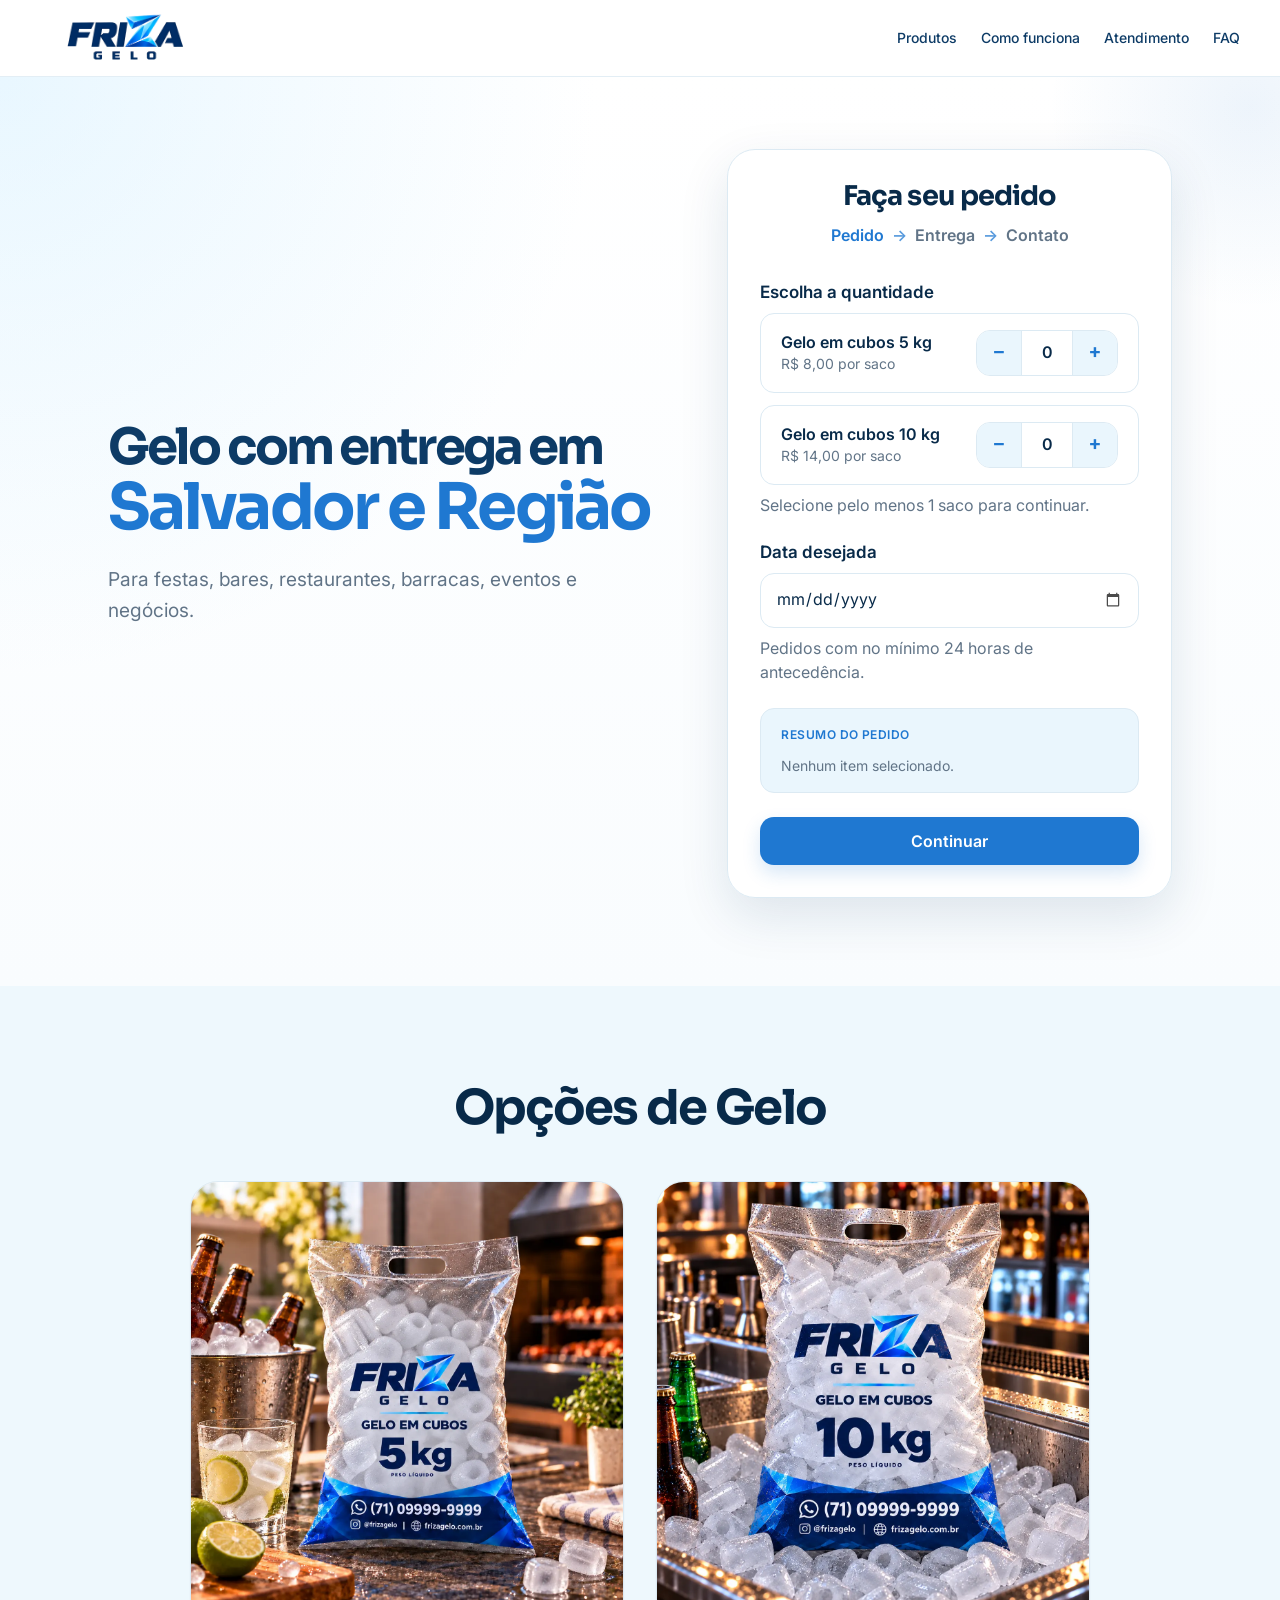
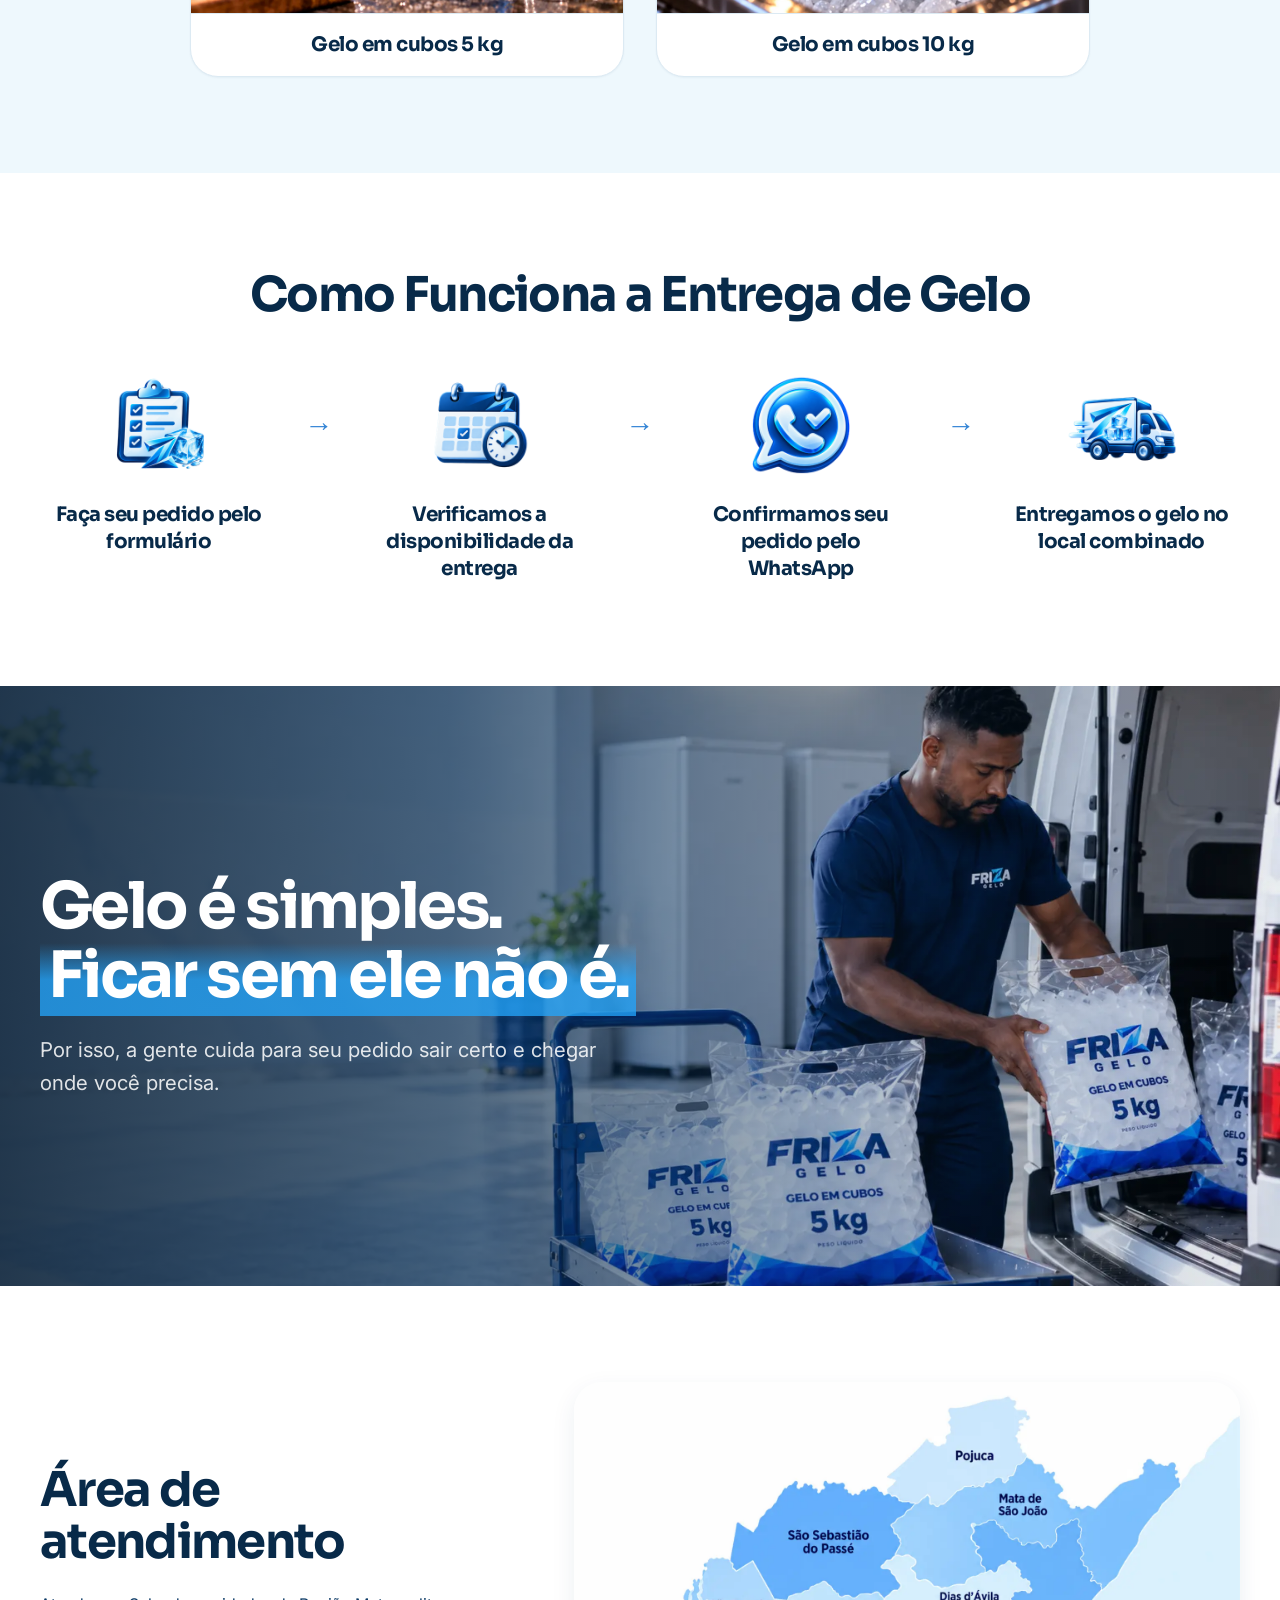
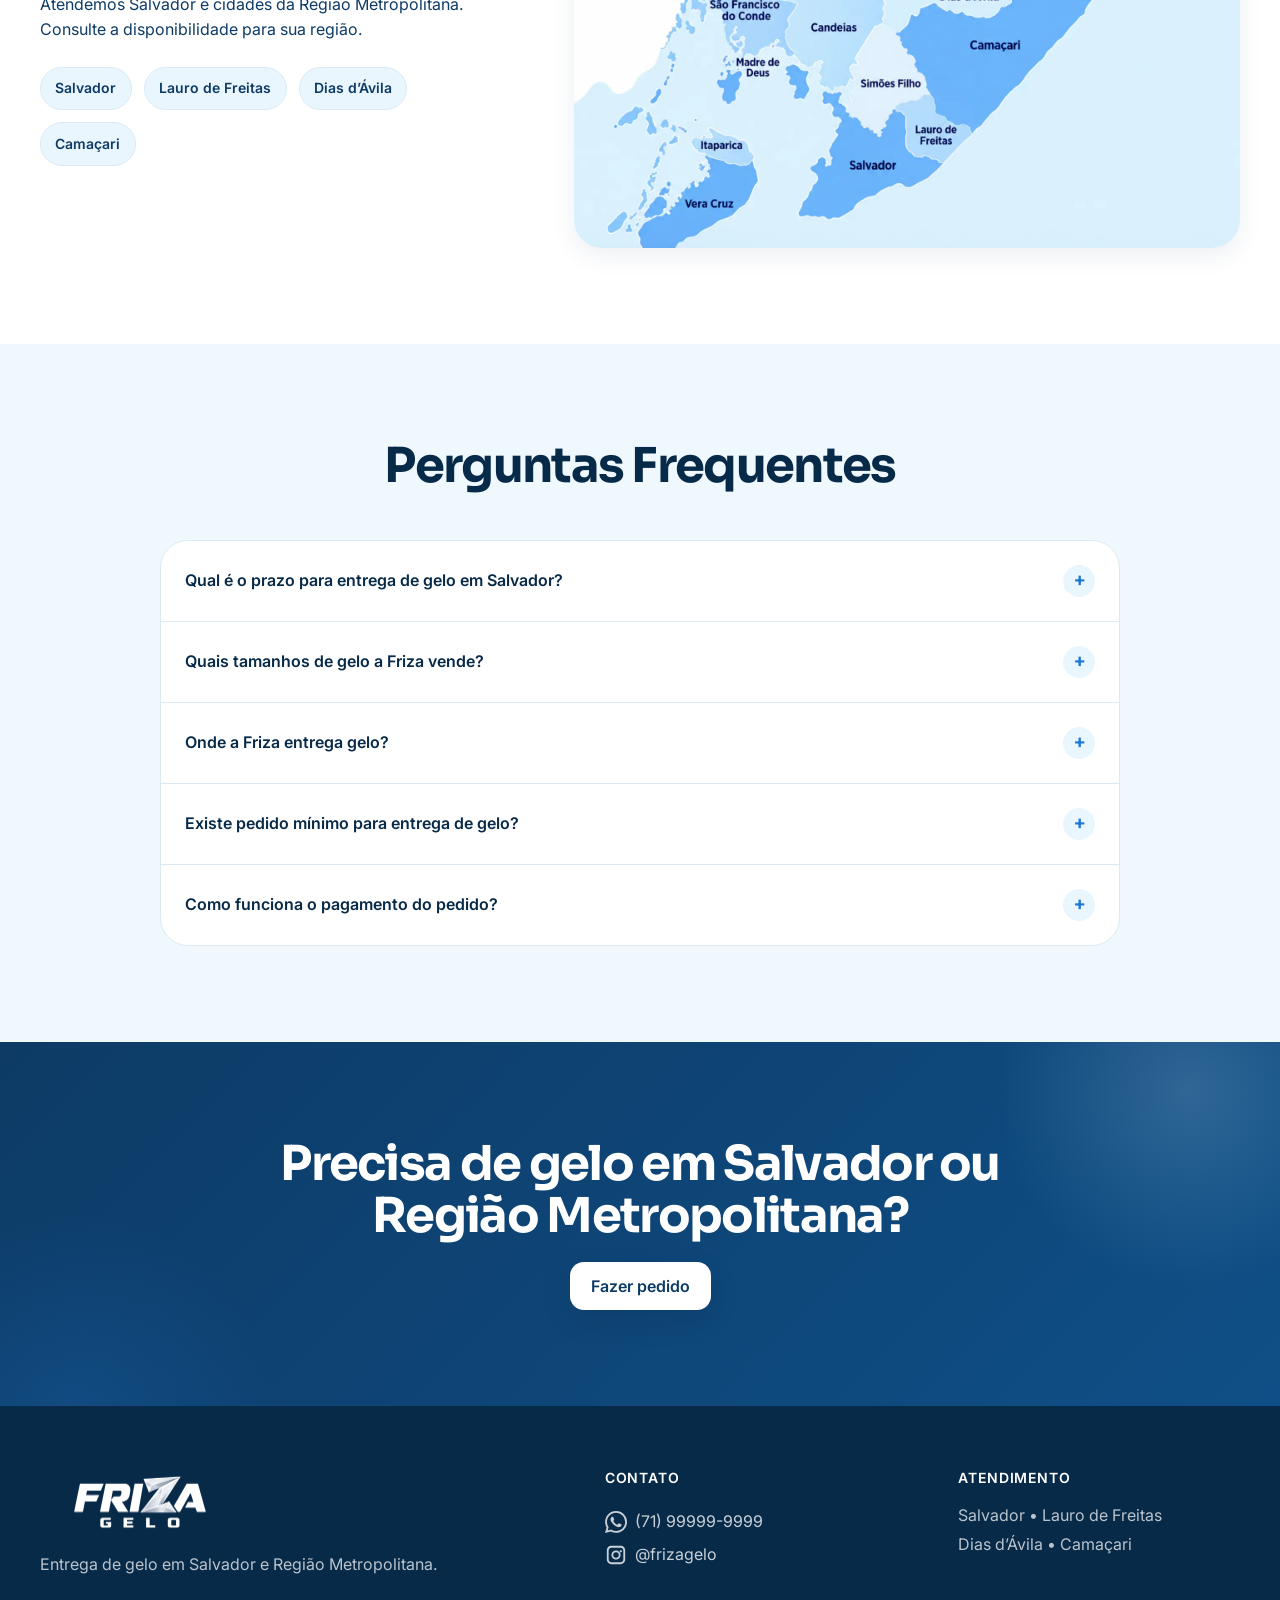
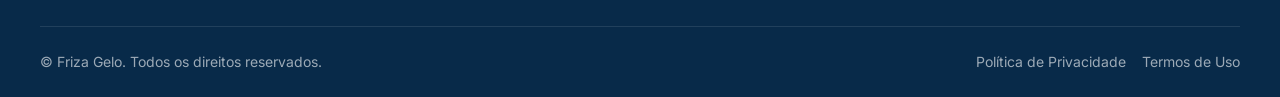
<file: index.html>
<!DOCTYPE html>
<html lang="pt-BR">

<head>
    <meta charset="UTF-8" />

    <meta name="viewport" content="width=device-width, initial-scale=1.0" />


    <!-- =========================================
         SEO PRINCIPAL
    ========================================== -->

    <title>
        Gelo em Salvador e Região Metropolitana | Friza Gelo
    </title>

    <meta name="description"
        content="Gelo com entrega em Salvador e Região Metropolitana. Atendimento para festas, bares, restaurantes, barracas, eventos e negócios." />

    <meta name="robots" content="index, follow" />

    <link rel="canonical" href="https://frizagelo.com.br/" />

    <meta name="theme-color" content="#0D3B66" />


    <!-- =========================================
         FAVICON / ÍCONES
    ========================================== -->

    <link rel="icon" type="image/png" href="/assets/icons/android-chrome-512x512.png" />

    <link rel="apple-touch-icon" href="/assets/icons/apple-touch-icon-180x180.png" />

    <!-- =========================================
     OPEN GRAPH
     WhatsApp e redes sociais
========================================== -->

    <meta property="og:type" content="website" />

    <meta property="og:locale" content="pt_BR" />

    <meta property="og:site_name" content="Friza Gelo" />

    <meta property="og:title" content="Gelo em Salvador e Região Metropolitana | Friza Gelo" />

    <meta property="og:description"
        content="Gelo com entrega em Salvador e Região Metropolitana para festas, bares, restaurantes, barracas, eventos e negócios." />

    <meta property="og:url" content="https://frizagelo.com.br/" />

    <meta property="og:image" content="https://frizagelo.com.br/assets/brand/og-friza-1200x630.jpg?v=4" />

    <meta property="og:image:type" content="image/jpeg" />

    <meta property="og:image:width" content="1200" />

    <meta property="og:image:height" content="630" />

    <meta property="og:image:alt" content="Friza Gelo - Gelo com entrega em Salvador e Região" />


    <!-- =========================================
     TWITTER / X
     Também utilizado por alguns serviços
     ao gerar previews de links
========================================== -->

    <meta name="twitter:card" content="summary_large_image" />

    <meta name="twitter:title" content="Gelo em Salvador e Região Metropolitana | Friza Gelo" />

    <meta name="twitter:description"
        content="Gelo com entrega em Salvador e Região Metropolitana para festas, bares, restaurantes, barracas, eventos e negócios." />

    <meta name="twitter:image" content="https://frizagelo.com.br/assets/brand/og-friza-1200x630.jpg?v=4" />


    <!-- =========================================
            META DOMAIN VERIFICATION
            Ativar quando configurar a Meta
        ========================================== -->

    <!--
        <meta
            name="facebook-domain-verification"
            content="SEU-CODIGO-META"
        />
        -->


    <!-- =========================================
            DADOS ESTRUTURADOS — FRIZA GELO
            Atualizar quando telefone e outros
            dados oficiais forem definidos
        ========================================== -->

    <script type="application/ld+json">
        {
        "@context": "https://schema.org",
        "@type": "Organization",
        "name": "Friza Gelo",
        "url": "https://frizagelo.com.br/",
        "logo": "https://frizagelo.com.br/assets/brand/logo-friza-horizontal-1600x500.png",
        "description": "Friza Gelo é uma empresa de entrega de gelo em Salvador e Região Metropolitana, atendendo festas, bares, restaurantes, eventos e negócios.",
        "sameAs": [
            "https://www.instagram.com/frizagelo/"
        ],
        "areaServed": [
            {
            "@type": "City",
            "name": "Salvador"
            },
            {
            "@type": "City",
            "name": "Lauro de Freitas"
            },
            {
            "@type": "City",
            "name": "Camaçari"
            },
            {
            "@type": "City",
            "name": "Dias d'Ávila"
            },
            {
            "@type": "City",
            "name": "Simões Filho"
            },
            {
            "@type": "City",
            "name": "Candeias"
            },
            {
            "@type": "City",
            "name": "São Francisco do Conde"
            },
            {
            "@type": "City",
            "name": "Madre de Deus"
            },
            {
            "@type": "City",
            "name": "São Sebastião do Passé"
            },
            {
            "@type": "City",
            "name": "Mata de São João"
            },
            {
            "@type": "City",
            "name": "Pojuca"
            },
            {
            "@type": "City",
            "name": "Itaparica"
            },
            {
            "@type": "City",
            "name": "Vera Cruz"
            }
        ]
        }
        </script>


    <!-- =========================================
            GOOGLE TAG MANAGER
            Ativar após criar o container da Friza
        ========================================== -->

    <!--
        <script>
        (function(w,d,s,l,i){
            w[l]=w[l]||[];
            w[l].push({
            'gtm.start': new Date().getTime(),
            event:'gtm.js'
            });

            var f=d.getElementsByTagName(s)[0],
                j=d.createElement(s),
                dl=l!='dataLayer'?'&l='+l:'';

            j.async=true;
            j.src='https://www.googletagmanager.com/gtm.js?id='+i;

            f.parentNode.insertBefore(j,f);

        })(window,document,'script','dataLayer','GTM-SEU-CODIGO');
        </script>
        -->


    <!-- =========================================
         FONTES
    ========================================== -->

    <link rel="preconnect" href="https://fonts.googleapis.com" />

    <link rel="preconnect" href="https://fonts.gstatic.com" crossorigin />

    <link
        href="https://fonts.googleapis.com/css2?family=Inter:wght@400;500;600;700&family=Sora:wght@600;700;800&display=swap"
        rel="stylesheet" />


    <!-- =========================================
         CSS
    ========================================== -->

    <link rel="stylesheet" href="./css/base.css" />

    <link rel="stylesheet" href="./css/components.css" />

    <link rel="stylesheet" href="./css/sections.css" />

    <link rel="stylesheet" href="./css/responsive.css" />

    <link rel="stylesheet" href="./css/animations.css" />

</head>

<body>

    <!-- =========================================
         GOOGLE TAG MANAGER — NOSCRIPT
         Ativar junto com o GTM acima
    ========================================== -->
    <!--
    <noscript>
        <iframe
            src="https://www.googletagmanager.com/ns.html?id=GTM-SEU-CODIGO"
            height="0"
            width="0"
            style="display:none;visibility:hidden">
        </iframe>
    </noscript>
    -->

    <!-- =========================
       HEADER
  ========================== -->
    <header class="site-header">
        <div class="container header-container">

            <a href="#inicio" class="brand" aria-label="Friza Gelo - Início">
                <img src="./assets/brand/logo-friza-horizontal-1600x500.png" alt="Friza Gelo" class="brand-logo" />
            </a>

            <nav class="main-nav" aria-label="Navegação principal">
                <a href="#produtos">Produtos</a>
                <a href="#como-funciona">Como funciona</a>
                <a href="#atendimento">Atendimento</a>
                <a href="#faq">FAQ</a>
            </nav>

        </div>
    </header>


    <main>

        <!-- =========================
         S1 - HERO + FORMULÁRIO
    ========================== -->
        <section class="hero" id="inicio">
            <div class="container hero-container">

                <div class="hero-content">

                    <h1 class="hero-title">
                        <span class="hero-title-small">Gelo com entrega em</span>
                        <span class="hero-title-highlight">Salvador e Região</span>
                    </h1>

                    <p class="hero-subtitle">
                        Para festas, bares, restaurantes, barracas, eventos e negócios.
                    </p>

                </div>


                <div class="order-form-wrapper" id="pedido">

                    <div class="order-form-header">

                        <h2>
                            Faça seu pedido
                        </h2>

                        <div class="form-progress" aria-label="Progresso do pedido">

                            <span class="form-progress-item is-active" data-progress-step="1" aria-current="step">
                                Pedido
                            </span>

                            <span class="form-progress-separator" aria-hidden="true">
                                →
                            </span>

                            <span class="form-progress-item" data-progress-step="2">
                                Entrega
                            </span>

                            <span class="form-progress-separator" aria-hidden="true">
                                →
                            </span>

                            <span class="form-progress-item" data-progress-step="3">
                                Contato
                            </span>

                        </div>

                    </div>


                    <form id="order-form" novalidate>

                        <!-- ETAPA 1 — PEDIDO -->
                        <div class="form-step is-active" data-step="1">

                            <div class="form-group">
                                <span class="form-label">
                                    Escolha a quantidade
                                </span>

                                <div class="product-quantity-list">

                                    <div class="product-quantity-item" data-product="cubo-5kg">

                                        <div class="product-quantity-info">
                                            <strong>
                                                Gelo em cubos 5 kg
                                            </strong>

                                            <span class="product-unit-price">
                                                R$ 8,00 por saco
                                            </span>
                                        </div>

                                        <div class="quantity-stepper"
                                            aria-label="Quantidade de sacos de gelo em cubos 5 kg">

                                            <button type="button" class="quantity-button" data-action="decrease"
                                                data-target="quantidade-5kg"
                                                aria-label="Diminuir quantidade de gelo 5 kg">
                                                −
                                            </button>

                                            <input type="number" id="quantidade-5kg" name="quantidade_5kg" value="0"
                                                min="0" step="1" inputmode="numeric"
                                                aria-label="Quantidade de sacos de gelo 5 kg" />

                                            <button type="button" class="quantity-button" data-action="increase"
                                                data-target="quantidade-5kg"
                                                aria-label="Aumentar quantidade de gelo 5 kg">
                                                +
                                            </button>

                                        </div>

                                    </div>


                                    <div class="product-quantity-item" data-product="cubo-10kg">

                                        <div class="product-quantity-info">
                                            <strong>
                                                Gelo em cubos 10 kg
                                            </strong>

                                            <span class="product-unit-price">
                                                R$ 14,00 por saco
                                            </span>
                                        </div>

                                        <div class="quantity-stepper"
                                            aria-label="Quantidade de sacos de gelo em cubos 10 kg">

                                            <button type="button" class="quantity-button" data-action="decrease"
                                                data-target="quantidade-10kg"
                                                aria-label="Diminuir quantidade de gelo 10 kg">
                                                −
                                            </button>

                                            <input type="number" id="quantidade-10kg" name="quantidade_10kg" value="0"
                                                min="0" step="1" inputmode="numeric"
                                                aria-label="Quantidade de sacos de gelo 10 kg" />

                                            <button type="button" class="quantity-button" data-action="increase"
                                                data-target="quantidade-10kg"
                                                aria-label="Aumentar quantidade de gelo 10 kg">
                                                +
                                            </button>

                                        </div>

                                    </div>

                                </div>

                                <small class="form-help">
                                    Selecione pelo menos 1 saco para continuar.
                                </small>

                            </div>


                            <div class="form-group">

                                <label for="data-entrega" class="form-label">
                                    Data desejada
                                </label>

                                <input type="date" id="data-entrega" name="data_entrega" required />

                                <small class="form-help">
                                    Pedidos com no mínimo 24 horas de antecedência.
                                </small>

                            </div>


                            <div class="order-summary" id="order-summary" aria-live="polite">

                                <span class="order-summary-label">
                                    Resumo do pedido
                                </span>

                                <p id="order-summary-text">
                                    Nenhum item selecionado.
                                </p>

                            </div>


                            <button type="button" class="button button-primary button-full" id="next-step">
                                Continuar
                            </button>

                        </div>


                        <!-- ETAPA 2 — ENTREGA -->
                        <div class="form-step" data-step="2" hidden>

                            <div class="form-group">

                                <label for="cep" class="form-label">
                                    CEP
                                </label>

                                <input type="text" id="cep" name="cep" placeholder="00000-000" inputmode="numeric"
                                    autocomplete="postal-code" maxlength="9" required />

                                <small class="form-help" id="cep-feedback" aria-live="polite">

                                    Cidade, UF, bairro e rua serão preenchidos pelo CEP.

                                </small>

                            </div>


                            <div class="form-row form-row-city-state">

                                <div class="form-group">

                                    <label for="cidade" class="form-label">
                                        Cidade
                                    </label>

                                    <input type="text" id="cidade" name="cidade" autocomplete="address-level2"
                                        placeholder="Preenchido automaticamente" readonly required />

                                </div>


                                <div class="form-group">

                                    <label for="uf" class="form-label">
                                        UF
                                    </label>

                                    <input type="text" id="uf" name="uf" autocomplete="address-level1" placeholder="UF"
                                        maxlength="2" readonly required />

                                </div>

                            </div>


                            <div class="form-group">

                                <label for="bairro" class="form-label">
                                    Bairro
                                </label>

                                <input type="text" id="bairro" name="bairro" autocomplete="address-level3"
                                    placeholder="Preenchido automaticamente" readonly required />

                            </div>


                            <div class="form-group">

                                <label for="logradouro" class="form-label">
                                    Rua
                                </label>

                                <input type="text" id="logradouro" name="logradouro" autocomplete="address-line1"
                                    placeholder="Preenchido automaticamente" readonly required />

                            </div>


                            <div class="form-row form-row-two">

                                <div class="form-group">

                                    <label for="numero" class="form-label">
                                        Número
                                    </label>

                                    <input type="text" id="numero" name="numero" inputmode="numeric"
                                        autocomplete="address-line2" placeholder="Ex.: 120" required />

                                </div>


                                <div class="form-group">

                                    <label for="complemento" class="form-label">
                                        Complemento

                                        <span class="optional">
                                            opcional
                                        </span>
                                    </label>

                                    <input type="text" id="complemento" name="complemento" autocomplete="address-line2"
                                        placeholder="Apto, bloco, loja..." />

                                </div>

                            </div>


                            <div class="form-actions">

                                <button type="button" class="button button-secondary" id="previous-step">
                                    Voltar
                                </button>

                                <button type="button" class="button button-primary" id="next-step-contact">
                                    Continuar
                                </button>

                            </div>

                        </div>


                        <!-- ETAPA 3 — CONTATO -->
                        <div class="form-step" data-step="3" hidden>

                            <div class="form-group">

                                <label for="nome" class="form-label">
                                    Nome
                                </label>

                                <input type="text" id="nome" name="nome" placeholder="Seu nome" autocomplete="name"
                                    required />

                            </div>


                            <div class="form-group">

                                <label for="whatsapp" class="form-label">
                                    WhatsApp
                                </label>

                                <input type="tel" id="whatsapp" name="whatsapp" placeholder="(71) 99999-9999"
                                    autocomplete="tel" required />

                            </div>


                            <fieldset class="form-group payment-group">

                                <legend class="form-label">
                                    Forma de pagamento
                                </legend>

                                <div class="option-grid option-grid-two payment-options">

                                    <label class="selection-card payment-option">

                                        <input type="radio" name="forma_pagamento" value="pix" required />

                                        <span>
                                            Pix
                                        </span>

                                    </label>


                                    <label class="selection-card payment-option">

                                        <input type="radio" name="forma_pagamento" value="link" required />

                                        <span>
                                            Cartão Crédito/ Débito
                                        </span>

                                    </label>

                                </div>

                            </fieldset>


                            <div class="form-group">

                                <label for="observacao" class="form-label">
                                    Observação

                                    <span class="optional">
                                        opcional
                                    </span>
                                </label>

                                <textarea id="observacao" name="observacao" rows="3"
                                    placeholder="Alguma informação importante sobre o pedido?"></textarea>

                            </div>


                            <div class="order-summary order-summary-final" id="final-order-summary" aria-live="polite">

                                <span class="order-summary-label">
                                    Resumo final
                                </span>

                                <p id="final-order-summary-text">
                                    Nenhum item selecionado.
                                </p>

                            </div>

                            <div class="form-group consent-group">

                                <label class="consent-option">

                                    <input type="checkbox" id="aceite-termos" name="aceite_termos" />

                                    <span>
                                        Li e concordo com os
                                        <a href="./pages/termos-de-uso.html" target="_blank" rel="noopener noreferrer">
                                            Termos de Uso
                                        </a>
                                        e a
                                        <a href="./pages/politica-de-privacidade.html" target="_blank"
                                            rel="noopener noreferrer">
                                            Política de Privacidade
                                        </a>.
                                    </span>

                                </label>

                            </div>


                            <div class="form-actions">

                                <button type="button" class="button button-secondary" id="previous-step-contact">
                                    Voltar
                                </button>

                                <button type="submit" class="button button-primary" id="submit-order">
                                    Enviar pedido
                                </button>

                            </div>

                        </div>


                        <!-- FEEDBACK -->
                        <div class="form-feedback" id="form-feedback" aria-live="polite">
                        </div>

                    </form>

                </div>

            </div>
        </section>


        <!-- =========================
         S2 - PRODUTOS
    ========================== -->
        <section class="products section" id="produtos">

            <div class="container">

                <div class="section-heading">

                    <h2>
                        Opções de Gelo
                    </h2>

                </div>


                <div class="products-grid" id="products-list">

                    <article class="product-card">

                        <img src="./assets/products/gelo-5kg-friza.webp" alt="Gelo em cubos 5 kg Friza Gelo"
                            class="product-image" width="1200" height="1200" loading="lazy">

                        <h3>
                            Gelo em cubos 5 kg
                        </h3>

                    </article>


                    <article class="product-card">

                        <img src="./assets/products/gelo-10kg-friza.webp" alt="Gelo em cubos 10 kg Friza Gelo"
                            class="product-image" width="1200" height="1200" loading="lazy">

                        <h3>
                            Gelo em cubos 10 kg
                        </h3>

                    </article>

                </div>

            </div>

        </section>


        <!-- =========================
     S3 - COMO FUNCIONA
========================== -->
        <section class="how-it-works section" id="como-funciona">

            <div class="container">

                <div class="section-heading">

                    <h2>
                        Como Funciona a Entrega de Gelo
                    </h2>

                </div>


                <div class="steps-flow">

                    <article class="step-item">

                        <img src="./assets/sections/como-funciona/pedido.png" alt="Pedido de gelo" class="step-icon"
                            width="256" height="256" loading="lazy" />

                        <h3>
                            Faça seu pedido pelo formulário
                        </h3>

                    </article>


                    <div class="step-arrow" aria-hidden="true">
                        →
                    </div>


                    <article class="step-item">

                        <img src="./assets/sections/como-funciona/disponibilidade.png"
                            alt="Verificação da disponibilidade da entrega" class="step-icon" width="256" height="256"
                            loading="lazy" />

                        <h3>
                            Verificamos a disponibilidade da entrega
                        </h3>

                    </article>


                    <div class="step-arrow" aria-hidden="true">
                        →
                    </div>


                    <article class="step-item">

                        <img src="./assets/sections/como-funciona/whatsapp.png"
                            alt="Confirmação do pedido pelo WhatsApp" class="step-icon" width="256" height="256"
                            loading="lazy" />

                        <h3>
                            Confirmamos seu pedido pelo WhatsApp
                        </h3>

                    </article>


                    <div class="step-arrow" aria-hidden="true">
                        →
                    </div>


                    <article class="step-item">

                        <img src="./assets/sections/como-funciona/entrega.png" alt="Entrega de gelo" class="step-icon"
                            width="256" height="256" loading="lazy" />

                        <h3>
                            Entregamos o gelo no local combinado
                        </h3>

                    </article>

                </div>

            </div>

        </section>


        <!-- =========================
         S4 - OPERAÇÃO / CONFIANÇA
    ========================== -->
        <section class="trust-section section" id="operacao">

            <picture class="trust-background" aria-hidden="true">

                <source media="(max-width: 599px)" srcset="./assets/sections/operacao/operacao-friza-mobile.webp" />

                <source media="(max-width: 768px)" srcset="./assets/sections/operacao/operacao-friza-tablet.webp" />

                <source media="(max-width: 1439px)" srcset="./assets/sections/operacao/operacao-friza-desktop.webp" />

                <img src="./assets/sections/operacao/operacao-friza-xl.webp" alt="" loading="lazy" decoding="async" />

            </picture>


            <div class="trust-overlay"></div>


            <div class="container trust-content">

                <div class="trust-copy">

                    <h2>
                        Gelo é simples.
                        <br />
                        <span>Ficar sem ele não é.</span>
                    </h2>

                    <p>
                        Por isso, a gente cuida para seu pedido sair certo
                        e chegar onde você precisa.
                    </p>

                </div>

            </div>

        </section>


        <!-- =========================
         S5 - ÁREA DE ATENDIMENTO
    ========================== -->
        <section class="service-area section" id="atendimento">

            <div class="container service-area-container">

                <div class="service-area-content">

                    <h2>
                        Área de atendimento
                    </h2>

                    <p class="service-area-description">
                        Atendemos Salvador e cidades da Região Metropolitana. Consulte a disponibilidade para sua
                        região.
                    </p>

                    <ul class="service-area-list" id="service-area-list">
                        <li>Salvador</li>
                        <li>Lauro de Freitas</li>
                        <li>Dias d’Ávila</li>
                        <li>Camaçari</li>
                    </ul>

                </div>

                <picture class="service-map" aria-hidden="true">

                    <source media="(max-width: 599px)"
                        srcset="./assets/sections/atendimento/mapa-atendimento-friza-mobile.webp" />

                    <source media="(max-width: 768px)"
                        srcset="./assets/sections/atendimento/mapa-atendimento-friza-tablet.webp" />

                    <source media="(max-width: 1199px)"
                        srcset="./assets/sections/atendimento/mapa-atendimento-friza-desktop.webp" />

                    <img src="./assets/sections/atendimento/mapa-atendimento-friza-xl.webp"
                        alt="Mapa da área de atendimento da Friza Gelo em Salvador e Região Metropolitana"
                        loading="lazy" decoding="async" />

                </picture>

            </div>

        </section>


        <!-- =========================
         S6 - FAQ
    ========================== -->
        <!-- ==========================
     FAQ
========================== -->

        <section class="faq section" id="faq">

            <div class="container faq-container">

                <div class="section-heading">

                    <h2>
                        Perguntas Frequentes
                    </h2>

                </div>


                <div class="accordion" id="faq-list">

                    <article class="accordion-item">

                        <button class="accordion-trigger" type="button" aria-expanded="false">

                            <span>
                                Qual é o prazo para entrega de gelo em Salvador?
                            </span>

                            <span class="accordion-icon" aria-hidden="true">
                                +
                            </span>

                        </button>

                        <div class="accordion-content" hidden>

                            <p>
                                Os pedidos são atendidos conforme disponibilidade,
                                com antecedência mínima de 24 horas.
                            </p>

                        </div>

                    </article>


                    <article class="accordion-item">

                        <button class="accordion-trigger" type="button" aria-expanded="false">

                            <span>
                                Quais tamanhos de gelo a Friza vende?
                            </span>

                            <span class="accordion-icon" aria-hidden="true">
                                +
                            </span>

                        </button>

                        <div class="accordion-content" hidden>

                            <p>
                                Trabalhamos com gelo em cubos de 5 kg e 10 kg.
                            </p>

                        </div>

                    </article>


                    <article class="accordion-item">

                        <button class="accordion-trigger" type="button" aria-expanded="false">

                            <span>
                                Onde a Friza entrega gelo?
                            </span>

                            <span class="accordion-icon" aria-hidden="true">
                                +
                            </span>

                        </button>

                        <div class="accordion-content" hidden>

                            <p>
                                Atendemos Salvador, Lauro de Freitas, Camaçari e
                                Dias d’Ávila, além de outras cidades da Região Metropolitana.
                                Consulte a disponibilidade para sua região.
                            </p>

                        </div>

                    </article>


                    <article class="accordion-item">

                        <button class="accordion-trigger" type="button" aria-expanded="false">

                            <span>
                                Existe pedido mínimo para entrega de gelo?
                            </span>

                            <span class="accordion-icon" aria-hidden="true">
                                +
                            </span>

                        </button>

                        <div class="accordion-content" hidden>

                            <p>
                                O pedido mínimo pode variar conforme a região e
                                a disponibilidade da entrega.
                            </p>

                        </div>

                    </article>


                    <article class="accordion-item">

                        <button class="accordion-trigger" type="button" aria-expanded="false">

                            <span>
                                Como funciona o pagamento do pedido?
                            </span>

                            <span class="accordion-icon" aria-hidden="true">
                                +
                            </span>

                        </button>

                        <div class="accordion-content" hidden>

                            <p>
                                O pagamento pode ser feito por Pix ou Cartão de Crédito
                                Os detalhes são confirmados pelo WhatsApp.
                            </p>

                        </div>

                    </article>

                </div>

            </div>

        </section>


        <!-- =========================
         S7 - CTA FINAL
    ========================== -->
        <section class="final-cta section">

            <div class="container final-cta-container">

                <div class="final-cta-content">

                    <h2>
                        Precisa de gelo em Salvador ou Região Metropolitana?
                    </h2>

                    <a href="#pedido" class="button button-light">
                        Fazer pedido
                    </a>

                </div>

            </div>

        </section>

    </main>


    <!-- =========================
       FOOTER
  ========================== -->
    <footer class="site-footer">

        <div class="container footer-container">

            <div class="footer-brand">

                <img src="./assets/brand/logo-friza-horizontal-branca-1600x500.png" alt="Friza Gelo"
                    class="footer-logo" />

                <p>
                    Entrega de gelo em Salvador e Região Metropolitana.
                </p>

            </div>


            <div class="footer-contact">

                <h2 class="footer-title">
                    Contato
                </h2>

                <a href="https://wa.me/5571SEUNUMERO" id="footer-whatsapp" class="footer-social" target="_blank"
                    rel="noopener noreferrer" aria-label="Falar com a Friza Gelo pelo WhatsApp">
                    <svg aria-hidden="true" width="22" height="22" viewBox="0 0 24 24" fill="currentColor">
                        <path
                            d="M20.52 3.48A11.86 11.86 0 0 0 12.07 0C5.5 0 .15 5.35.15 11.93c0 2.1.55 4.15 1.6 5.95L0 24l6.28-1.65a11.9 11.9 0 0 0 5.79 1.48h.01c6.57 0 11.92-5.35 11.92-11.93 0-3.18-1.24-6.17-3.48-8.42Zm-8.45 18.34h-.01a9.86 9.86 0 0 1-5.02-1.37l-.36-.21-3.73.98.99-3.63-.23-.37a9.87 9.87 0 0 1-1.52-5.29c0-5.46 4.44-9.9 9.91-9.9a9.84 9.84 0 0 1 7.01 2.9 9.84 9.84 0 0 1 2.9 7.01c-.01 5.46-4.45 9.88-9.94 9.88Zm5.43-7.42c-.3-.15-1.76-.87-2.03-.97-.27-.1-.47-.15-.67.15-.2.3-.77.97-.95 1.17-.17.2-.35.22-.65.07-.3-.15-1.26-.46-2.4-1.48-.89-.79-1.49-1.77-1.67-2.07-.17-.3-.02-.46.13-.61.13-.13.3-.35.45-.52.15-.17.2-.3.3-.5.1-.2.05-.37-.02-.52-.08-.15-.67-1.62-.92-2.22-.24-.58-.49-.5-.67-.51h-.57c-.2 0-.52.07-.79.37-.27.3-1.04 1.02-1.04 2.49s1.07 2.89 1.22 3.09c.15.2 2.1 3.2 5.08 4.49.71.31 1.27.49 1.7.63.71.23 1.36.2 1.87.12.57-.08 1.76-.72 2.01-1.41.25-.69.25-1.28.17-1.41-.07-.13-.27-.2-.57-.35Z" />
                    </svg>

                    <span>(71) 99999-9999</span>
                </a>


                <a href="https://www.instagram.com/frizagelo/" id="footer-instagram" class="footer-social"
                    target="_blank" rel="noopener noreferrer" aria-label="Acessar o Instagram da Friza Gelo">
                    <svg aria-hidden="true" width="22" height="22" viewBox="0 0 24 24" fill="currentColor">
                        <path
                            d="M7 2C4.24 2 2 4.24 2 7v10c0 2.76 2.24 5 5 5h10c2.76 0 5-2.24 5-5V7c0-2.76-2.24-5-5-5H7Zm10 2c1.66 0 3 1.34 3 3v10c0 1.66-1.34 3-3 3H7c-1.66 0-3-1.34-3-3V7c0-1.66 1.34-3 3-3h10Zm-5 3a5 5 0 1 0 0 10 5 5 0 0 0 0-10Zm0 2a3 3 0 1 1 0 6 3 3 0 0 1 0-6Zm5.25-2.25a1.25 1.25 0 1 0 0 2.5 1.25 1.25 0 0 0 0-2.5Z" />
                    </svg>

                    <span>@frizagelo</span>
                </a>

            </div>


            <div class="footer-area">

                <h2 class="footer-title">
                    Atendimento
                </h2>

                <p>
                    Salvador • Lauro de Freitas
                    <br />
                    Dias d’Ávila • Camaçari
                </p>

            </div>

        </div>


        <div class="container footer-bottom">

            <p>
                © <span id="current-year"></span> Friza Gelo.
                Todos os direitos reservados.
            </p>

            <div class="footer-legal">

                <a href="./pages/politica-de-privacidade.html">
                    Política de Privacidade
                </a>

                <a href="./pages/termos-de-uso.html">
                    Termos de Uso
                </a>

            </div>

        </div>

    </footer>


    <!-- =========================
       JAVASCRIPT
  ========================== -->
    <script type="module" src="./js/main.js"></script>


    <a href="#pedido" class="mobile-order-cta" id="mobile-order-cta" aria-label="Fazer pedido de gelo">
        Fazer pedido pelo Formulário
    </a>
</body>

</html>
</file>
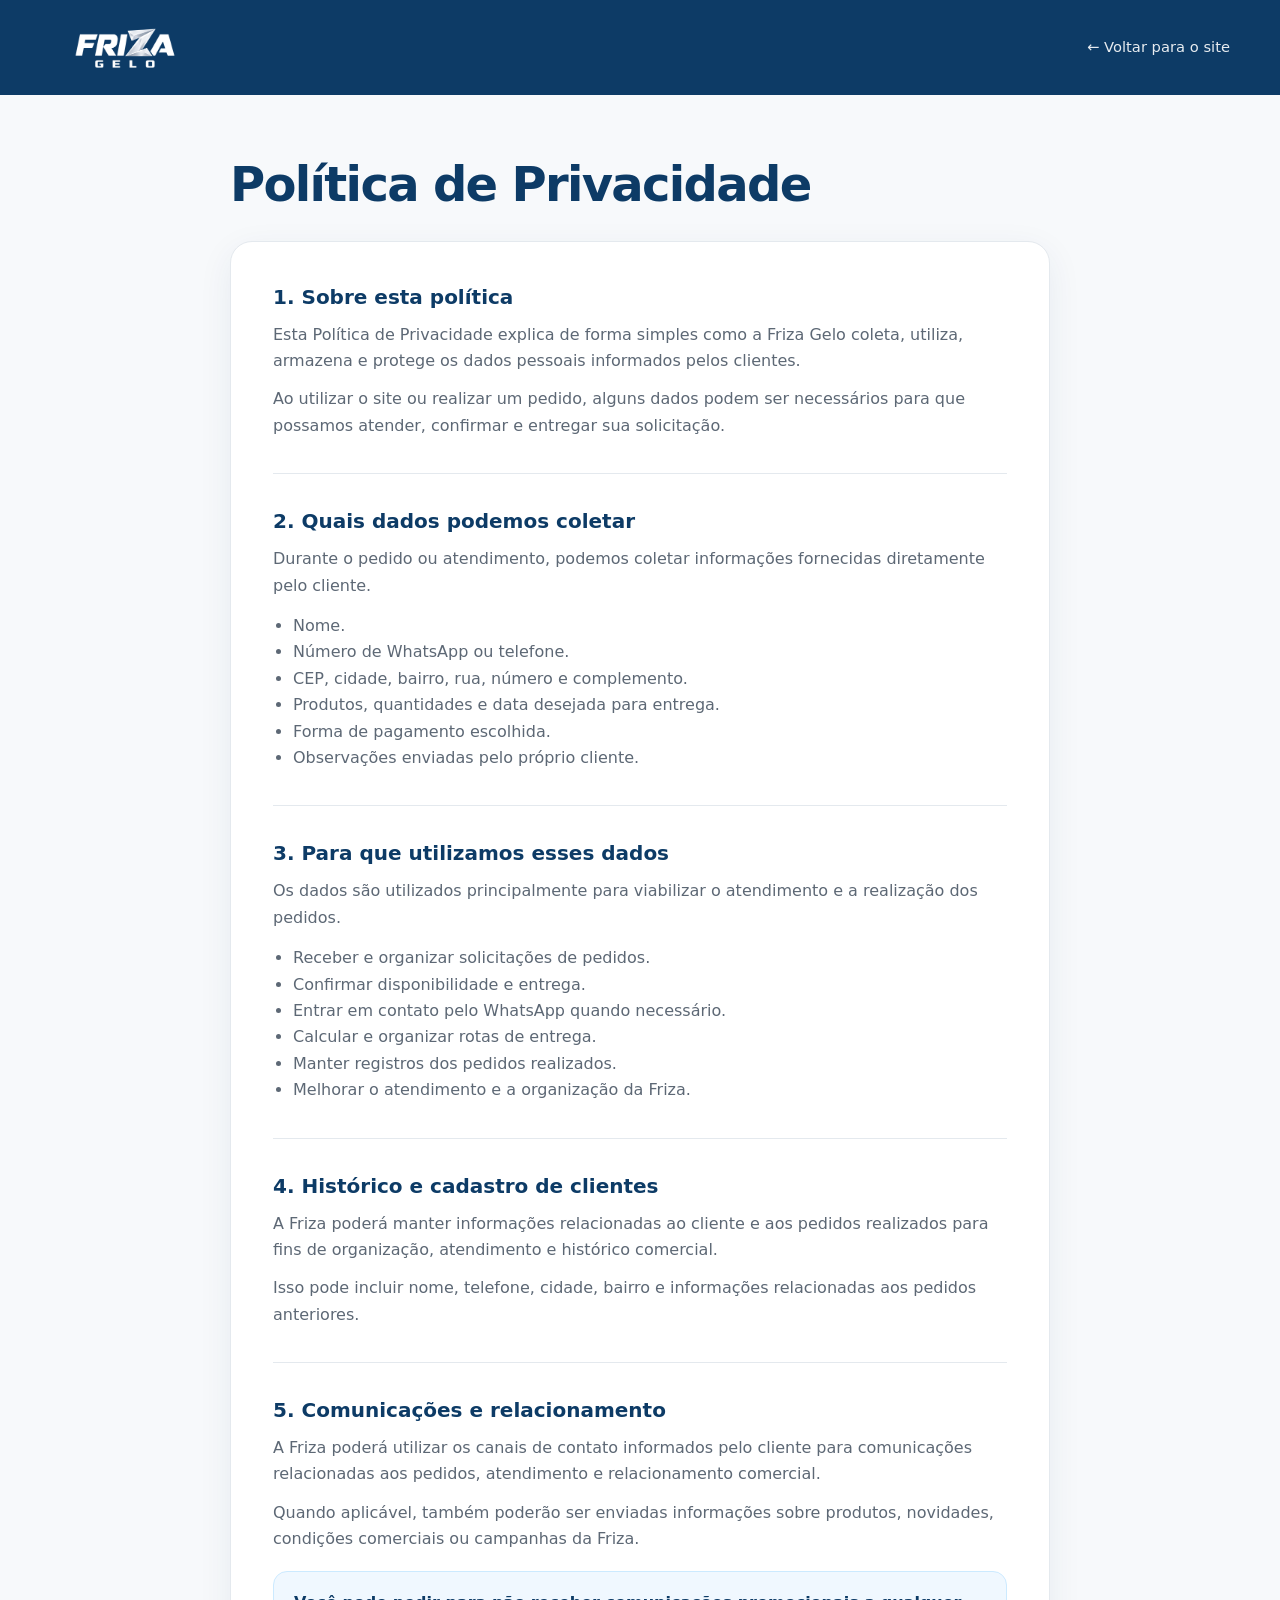
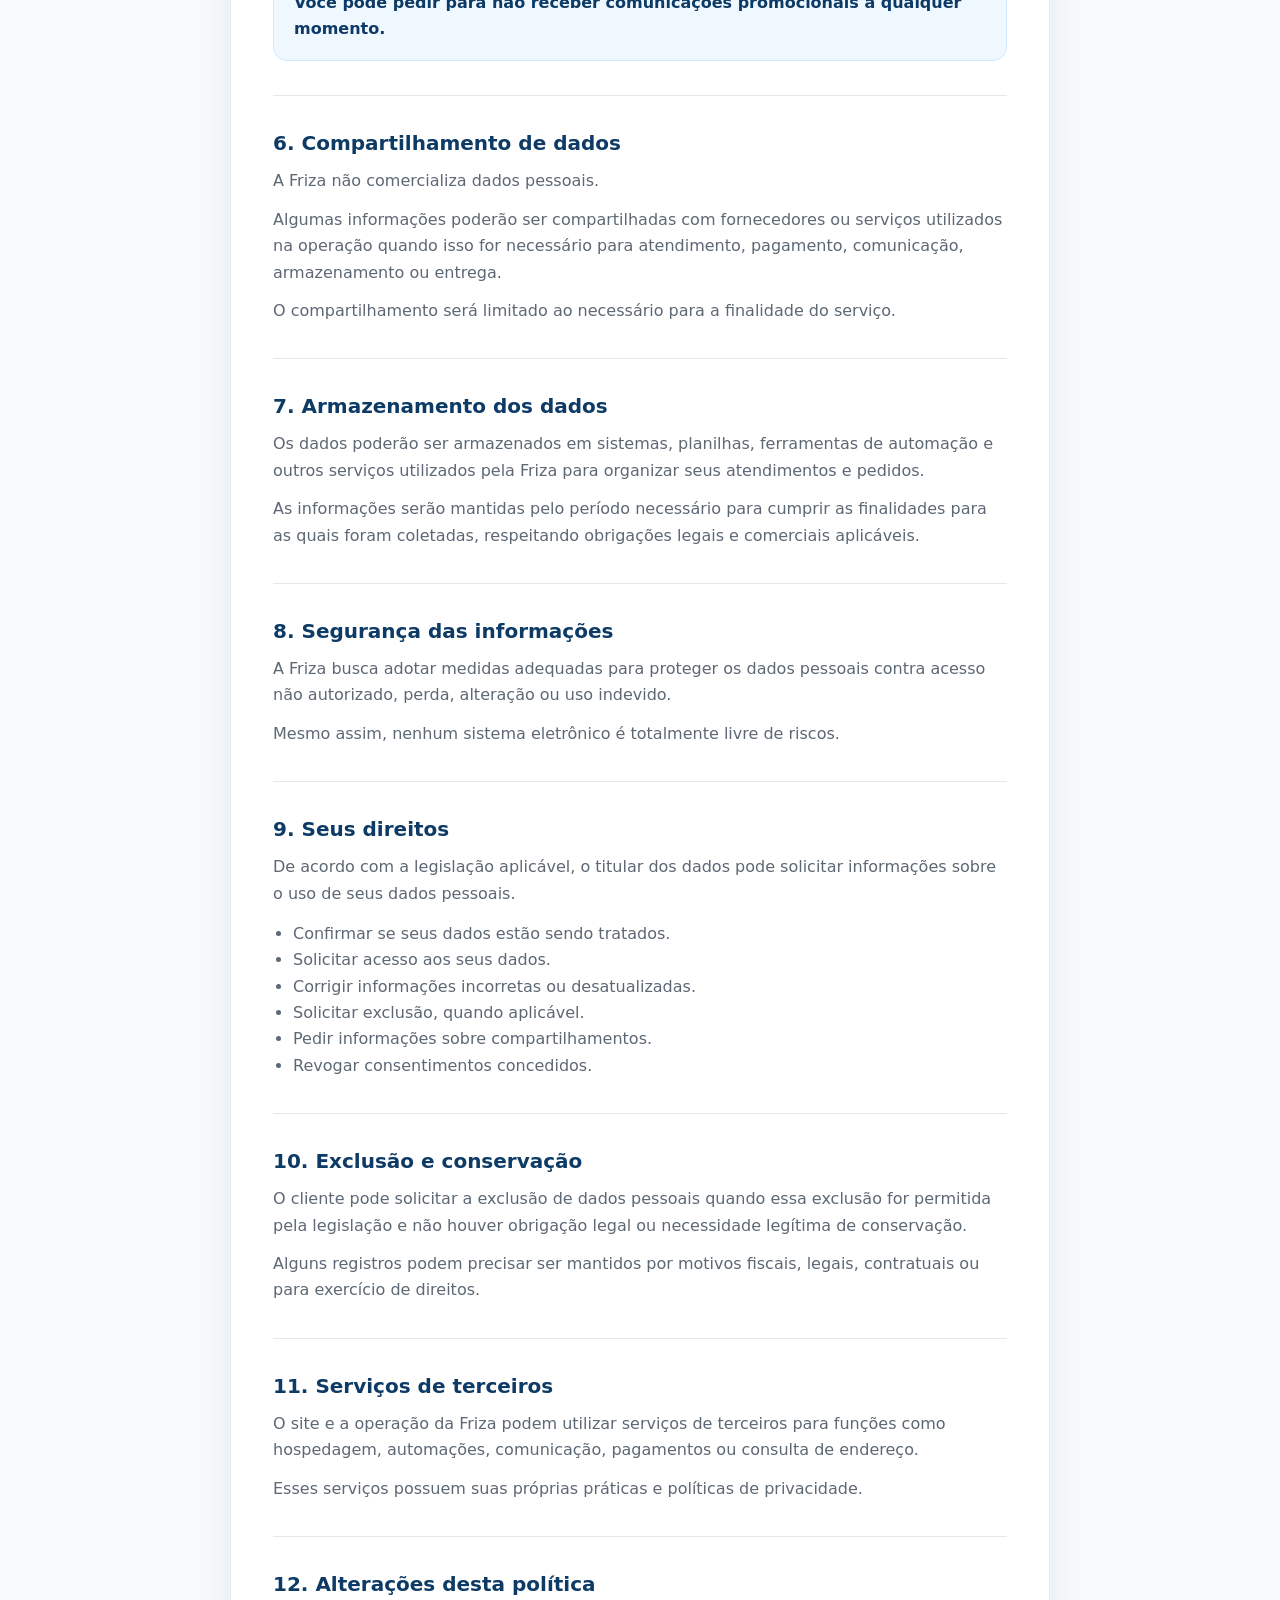
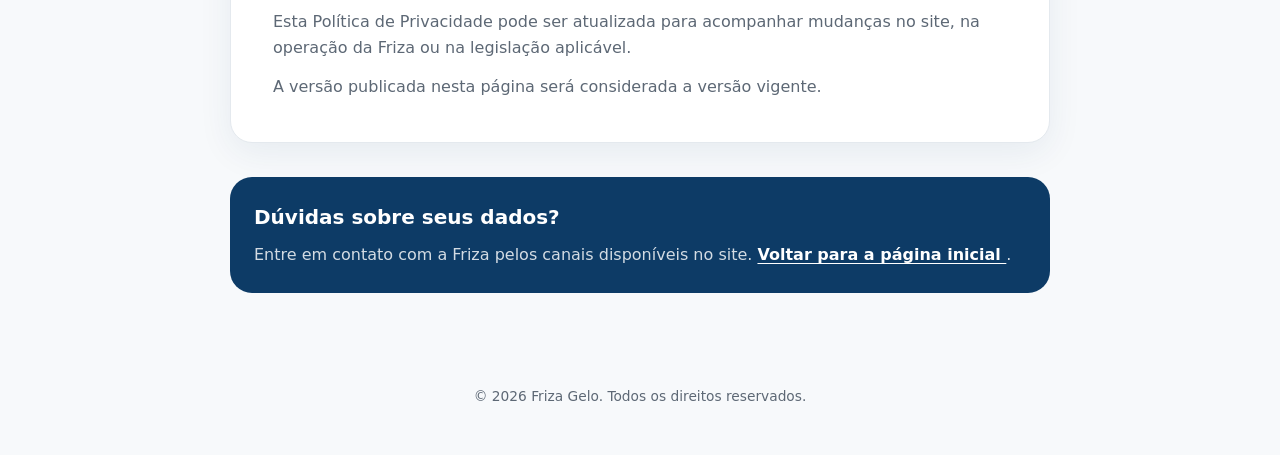
<file: pages/politica-de-privacidade.html>
<!DOCTYPE html>
<html lang="pt-BR">

<head>

  <meta charset="UTF-8">

  <meta
    name="viewport"
    content="width=device-width, initial-scale=1.0"
  >

  <meta
    name="robots"
    content="index, follow"
  >

  <title>
    Política de Privacidade | Friza Gelo
  </title>

  <meta
    name="description"
    content="Entenda como a Friza Gelo coleta, utiliza, armazena e protege os dados pessoais informados durante pedidos e atendimentos."
  >

  <link
    rel="canonical"
    href="https://frizagelo.com.br/pages/politica-de-privacidade.html"
  >


  <style>

    /* =========================================================
       FRIZA GELO
       POLÍTICA DE PRIVACIDADE
    ========================================================= */


    /* =========================================================
       1. VARIÁVEIS
    ========================================================= */

    :root {

      --color-primary: #0d3b66;
      --color-accent: #23a7ff;

      --color-text: #17212b;
      --color-text-soft: #5d6875;

      --color-background: #f7f9fb;
      --color-white: #ffffff;

      --color-border: #e4e9ee;

      --container-width: 820px;

      --radius-md: 14px;
      --radius-lg: 22px;

      --shadow-soft:
        0 10px 35px rgba(13, 59, 102, 0.07);

    }


    /* =========================================================
       2. RESET BÁSICO
    ========================================================= */

    * {
      box-sizing: border-box;
    }


    html {
      scroll-behavior: smooth;
    }


    body {

      margin: 0;

      font-family:
        Inter,
        system-ui,
        -apple-system,
        BlinkMacSystemFont,
        "Segoe UI",
        sans-serif;

      color:
        var(--color-text);

      background:
        var(--color-background);

      line-height:
        1.65;

    }


    a {

      color:
        var(--color-primary);

      text-decoration-thickness:
        1px;

      text-underline-offset:
        3px;

    }


    a:hover {
      color:
        var(--color-accent);
    }


    /* =========================================================
       3. HEADER
    ========================================================= */

    .legal-header {

      background:
        var(--color-primary);

      padding:
        24px;

    }


    .legal-header-container {

      width:
        min(100%, 1180px);

      margin:
        0 auto;

      display:
        flex;

      align-items:
        center;

      justify-content:
        space-between;

      gap:
        24px;

    }


    .brand {

      display:
        inline-flex;

      align-items:
        center;

      flex-shrink:
        0;

      text-decoration:
        none;

    }


    .legal-logo {

      display:
        block;

      width:
        150px;

      height:
        auto;

    }


    .back-link {

      color:
        rgba(255, 255, 255, 0.9);

      font-size:
        0.92rem;

      font-weight:
        500;

      text-decoration:
        none;

      white-space:
        nowrap;

    }


    .back-link:hover {
      color:
        var(--color-white);
    }


    /* =========================================================
       4. CONTEÚDO PRINCIPAL
    ========================================================= */

    .legal-main {

      padding:
        64px 24px;

    }


    .legal-container {

      width:
        min(
          100%,
          var(--container-width)
        );

      margin:
        0 auto;

    }


    /* =========================================================
       5. INTRODUÇÃO
    ========================================================= */

    .legal-intro {

      margin-bottom:
        30px;

    }


    .legal-intro h1 {

      margin:
        0;

      color:
        var(--color-primary);

      font-size:
        clamp(
          2rem,
          5vw,
          3rem
        );

      line-height:
        1.08;

      letter-spacing:
        -0.035em;

    }


    /* =========================================================
       6. CARD
    ========================================================= */

    .legal-card {

      padding:
        clamp(
          24px,
          5vw,
          42px
        );

      background:
        var(--color-white);

      border:
        1px solid var(--color-border);

      border-radius:
        var(--radius-lg);

      box-shadow:
        var(--shadow-soft);

    }


    /* =========================================================
       7. SEÇÕES
    ========================================================= */

    .legal-section +
    .legal-section {

      margin-top:
        34px;

      padding-top:
        34px;

      border-top:
        1px solid var(--color-border);

    }


    .legal-section h2 {

      margin:
        0 0 12px;

      color:
        var(--color-primary);

      font-size:
        1.25rem;

      line-height:
        1.3;

    }


    .legal-section p {

      margin:
        0;

      color:
        var(--color-text-soft);

    }


    .legal-section p + p {

      margin-top:
        12px;

    }


    /* =========================================================
       8. LISTAS
    ========================================================= */

    .legal-list {

      margin:
        14px 0 0;

      padding-left:
        20px;

      color:
        var(--color-text-soft);

    }


    .legal-list li +
    .legal-list li {

      margin-top:
        8px;

    }


    /* =========================================================
       9. DESTAQUE
    ========================================================= */

    .legal-highlight {

      margin-top:
        18px;

      padding:
        18px 20px;

      background:
        #f0f8ff;

      border:
        1px solid #cceaff;

      border-radius:
        var(--radius-md);

      color:
        var(--color-text-soft);

    }


    .legal-highlight strong {

      color:
        var(--color-primary);

    }


    /* =========================================================
       10. CONTATO
    ========================================================= */

    .legal-contact {

      margin-top:
        34px;

      padding:
        24px;

      background:
        var(--color-primary);

      color:
        var(--color-white);

      border-radius:
        var(--radius-lg);

    }


    .legal-contact h2 {

      margin:
        0 0 8px;

      font-size:
        1.25rem;

    }


    .legal-contact p {

      margin:
        0;

      color:
        rgba(255, 255, 255, 0.82);

    }


    .legal-contact a {

      color:
        var(--color-white);

      font-weight:
        700;

    }


    /* =========================================================
       11. FOOTER
    ========================================================= */

    .legal-footer {

      padding:
        28px 24px 48px;

      color:
        var(--color-text-soft);

      font-size:
        0.86rem;

      text-align:
        center;

    }


    /* =========================================================
       12. TABLET
    ========================================================= */

    @media (max-width: 768px) {

      .legal-header {

        padding:
          20px;

      }


      .legal-main {

        padding:
          48px 20px;

      }


      .legal-card {

        border-radius:
          18px;

      }

    }


    /* =========================================================
       13. MOBILE
    ========================================================= */

    @media (max-width: 480px) {

      .legal-header {

        padding:
          16px;

      }


      .legal-header-container {

        flex-direction:
          row;

        align-items:
          center;

        justify-content:
          space-between;

        gap:
          12px;

      }


      .legal-logo {

        width:
          96px;

      }


      .back-link {

        font-size:
          0.82rem;

      }


      .legal-main {

        padding:
          38px 16px;

      }


      .legal-intro {

        margin-bottom:
          26px;

      }


      .legal-intro h1 {

        font-size:
          2rem;

      }


      .legal-card {

        padding:
          22px 18px;

      }


      .legal-section +
      .legal-section {

        margin-top:
          28px;

        padding-top:
          28px;

      }


      .legal-contact {

        padding:
          22px 18px;

      }

    }


    /* =========================================================
       14. TELAS MUITO PEQUENAS
    ========================================================= */

    @media (max-width: 360px) {

      .legal-header {

        padding:
          14px;

      }


      .legal-logo {

        width:
          74px;

      }


      .back-link {

        font-size:
          0.76rem;

      }


      .legal-main {

        padding:
          32px 14px;

      }


      .legal-card {

        padding:
          20px 16px;

      }

    }


    /* =========================================================
       15. ACESSIBILIDADE
    ========================================================= */

    @media (prefers-reduced-motion: reduce) {

      html {
        scroll-behavior: auto;
      }

    }

  </style>

</head>


<body>


  <!-- =======================================================
       HEADER
  ======================================================== -->

  <header class="legal-header">

    <div class="legal-header-container">


      <a
        href="https://frizagelo.com.br/"
        class="brand"
        aria-label="Friza Gelo - Voltar para a página inicial"
      >

        <img
          src="../assets/brand/logo-friza-horizontal-branca-1600x500.png"
          alt="Friza Gelo"
          class="legal-logo"
        >

      </a>


      <a
        href="https://frizagelo.com.br/"
        class="back-link"
      >
        ← Voltar para o site
      </a>


    </div>

  </header>


  <!-- =======================================================
       CONTEÚDO PRINCIPAL
  ======================================================== -->

  <main class="legal-main">

    <div class="legal-container">


      <header class="legal-intro">

        <h1>
          Política de Privacidade
        </h1>

      </header>


      <div class="legal-card">


        <!-- 1 -->

        <section class="legal-section">

          <h2>
            1. Sobre esta política
          </h2>


          <p>
            Esta Política de Privacidade explica de forma simples
            como a Friza Gelo coleta, utiliza, armazena e protege
            os dados pessoais informados pelos clientes.
          </p>


          <p>
            Ao utilizar o site ou realizar um pedido, alguns dados
            podem ser necessários para que possamos atender,
            confirmar e entregar sua solicitação.
          </p>

        </section>


        <!-- 2 -->

        <section class="legal-section">

          <h2>
            2. Quais dados podemos coletar
          </h2>


          <p>
            Durante o pedido ou atendimento, podemos coletar
            informações fornecidas diretamente pelo cliente.
          </p>


          <ul class="legal-list">

            <li>
              Nome.
            </li>

            <li>
              Número de WhatsApp ou telefone.
            </li>

            <li>
              CEP, cidade, bairro, rua, número e complemento.
            </li>

            <li>
              Produtos, quantidades e data desejada para entrega.
            </li>

            <li>
              Forma de pagamento escolhida.
            </li>

            <li>
              Observações enviadas pelo próprio cliente.
            </li>

          </ul>

        </section>


        <!-- 3 -->

        <section class="legal-section">

          <h2>
            3. Para que utilizamos esses dados
          </h2>


          <p>
            Os dados são utilizados principalmente para
            viabilizar o atendimento e a realização dos pedidos.
          </p>


          <ul class="legal-list">

            <li>
              Receber e organizar solicitações de pedidos.
            </li>

            <li>
              Confirmar disponibilidade e entrega.
            </li>

            <li>
              Entrar em contato pelo WhatsApp quando necessário.
            </li>

            <li>
              Calcular e organizar rotas de entrega.
            </li>

            <li>
              Manter registros dos pedidos realizados.
            </li>

            <li>
              Melhorar o atendimento e a organização da Friza.
            </li>

          </ul>

        </section>


        <!-- 4 -->

        <section class="legal-section">

          <h2>
            4. Histórico e cadastro de clientes
          </h2>


          <p>
            A Friza poderá manter informações relacionadas
            ao cliente e aos pedidos realizados para fins
            de organização, atendimento e histórico comercial.
          </p>


          <p>
            Isso pode incluir nome, telefone, cidade, bairro
            e informações relacionadas aos pedidos anteriores.
          </p>

        </section>


        <!-- 5 -->

        <section class="legal-section">

          <h2>
            5. Comunicações e relacionamento
          </h2>


          <p>
            A Friza poderá utilizar os canais de contato
            informados pelo cliente para comunicações relacionadas
            aos pedidos, atendimento e relacionamento comercial.
          </p>


          <p>
            Quando aplicável, também poderão ser enviadas
            informações sobre produtos, novidades, condições
            comerciais ou campanhas da Friza.
          </p>


          <div class="legal-highlight">

            <strong>
              Você pode pedir para não receber comunicações
              promocionais a qualquer momento.
            </strong>

          </div>

        </section>


        <!-- 6 -->

        <section class="legal-section">

          <h2>
            6. Compartilhamento de dados
          </h2>


          <p>
            A Friza não comercializa dados pessoais.
          </p>


          <p>
            Algumas informações poderão ser compartilhadas
            com fornecedores ou serviços utilizados na operação
            quando isso for necessário para atendimento,
            pagamento, comunicação, armazenamento ou entrega.
          </p>


          <p>
            O compartilhamento será limitado ao necessário
            para a finalidade do serviço.
          </p>

        </section>


        <!-- 7 -->

        <section class="legal-section">

          <h2>
            7. Armazenamento dos dados
          </h2>


          <p>
            Os dados poderão ser armazenados em sistemas,
            planilhas, ferramentas de automação e outros
            serviços utilizados pela Friza para organizar
            seus atendimentos e pedidos.
          </p>


          <p>
            As informações serão mantidas pelo período necessário
            para cumprir as finalidades para as quais foram
            coletadas, respeitando obrigações legais e comerciais
            aplicáveis.
          </p>

        </section>


        <!-- 8 -->

        <section class="legal-section">

          <h2>
            8. Segurança das informações
          </h2>


          <p>
            A Friza busca adotar medidas adequadas para proteger
            os dados pessoais contra acesso não autorizado,
            perda, alteração ou uso indevido.
          </p>


          <p>
            Mesmo assim, nenhum sistema eletrônico é totalmente
            livre de riscos.
          </p>

        </section>


        <!-- 9 -->

        <section class="legal-section">

          <h2>
            9. Seus direitos
          </h2>


          <p>
            De acordo com a legislação aplicável, o titular
            dos dados pode solicitar informações sobre o uso
            de seus dados pessoais.
          </p>


          <ul class="legal-list">

            <li>
              Confirmar se seus dados estão sendo tratados.
            </li>

            <li>
              Solicitar acesso aos seus dados.
            </li>

            <li>
              Corrigir informações incorretas ou desatualizadas.
            </li>

            <li>
              Solicitar exclusão, quando aplicável.
            </li>

            <li>
              Pedir informações sobre compartilhamentos.
            </li>

            <li>
              Revogar consentimentos concedidos.
            </li>

          </ul>

        </section>


        <!-- 10 -->

        <section class="legal-section">

          <h2>
            10. Exclusão e conservação
          </h2>


          <p>
            O cliente pode solicitar a exclusão de dados pessoais
            quando essa exclusão for permitida pela legislação
            e não houver obrigação legal ou necessidade legítima
            de conservação.
          </p>


          <p>
            Alguns registros podem precisar ser mantidos
            por motivos fiscais, legais, contratuais ou para
            exercício de direitos.
          </p>

        </section>


        <!-- 11 -->

        <section class="legal-section">

          <h2>
            11. Serviços de terceiros
          </h2>


          <p>
            O site e a operação da Friza podem utilizar serviços
            de terceiros para funções como hospedagem,
            automações, comunicação, pagamentos ou consulta
            de endereço.
          </p>


          <p>
            Esses serviços possuem suas próprias práticas
            e políticas de privacidade.
          </p>

        </section>


        <!-- 12 -->

        <section class="legal-section">

          <h2>
            12. Alterações desta política
          </h2>


          <p>
            Esta Política de Privacidade pode ser atualizada
            para acompanhar mudanças no site, na operação
            da Friza ou na legislação aplicável.
          </p>


          <p>
            A versão publicada nesta página será considerada
            a versão vigente.
          </p>

        </section>


      </div>


      <!-- =====================================================
           CONTATO
      ====================================================== -->

      <section class="legal-contact">

        <h2>
          Dúvidas sobre seus dados?
        </h2>


        <p>
          Entre em contato com a Friza pelos canais
          disponíveis no site.

          <a href="https://frizagelo.com.br/">
            Voltar para a página inicial
          </a>.
        </p>

      </section>


    </div>

  </main>


  <!-- =======================================================
       FOOTER
  ======================================================== -->

  <footer class="legal-footer">

    © 2026 Friza Gelo.
    Todos os direitos reservados.

  </footer>


</body>

</html>
</file>
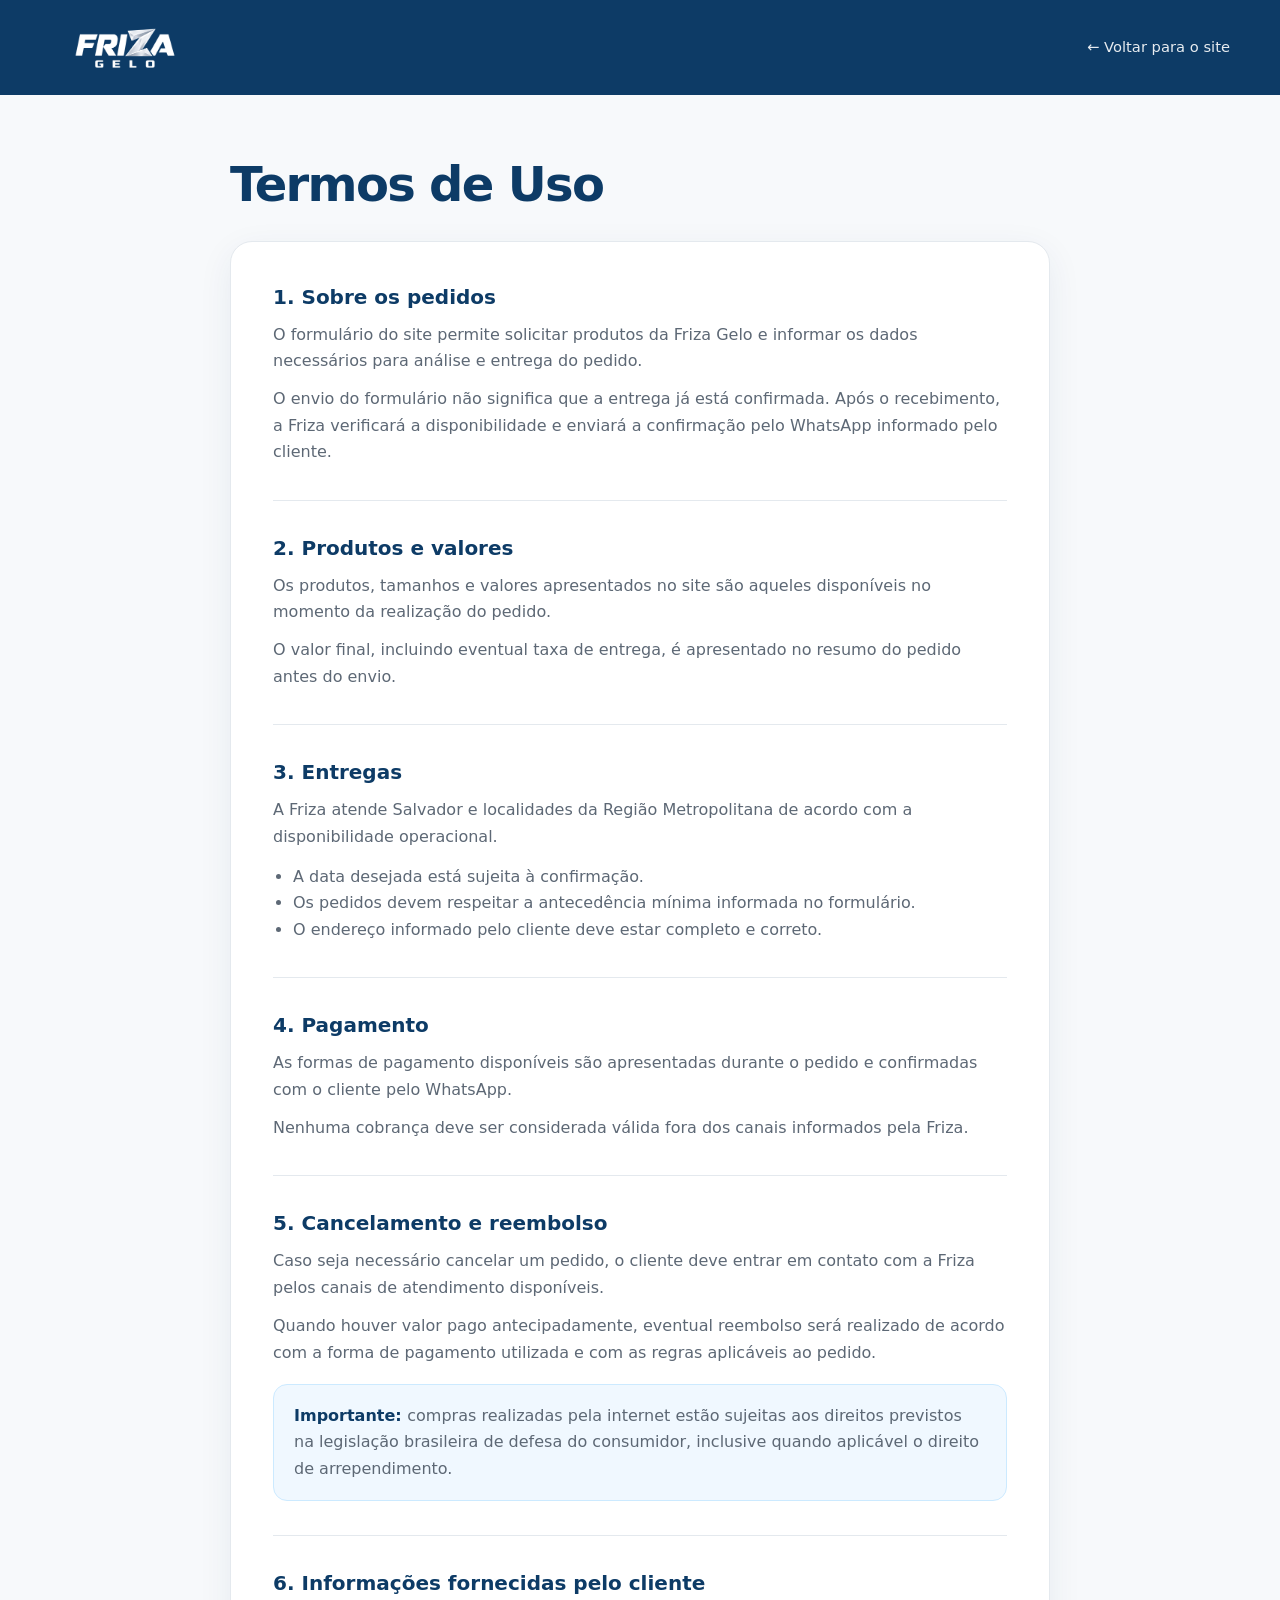
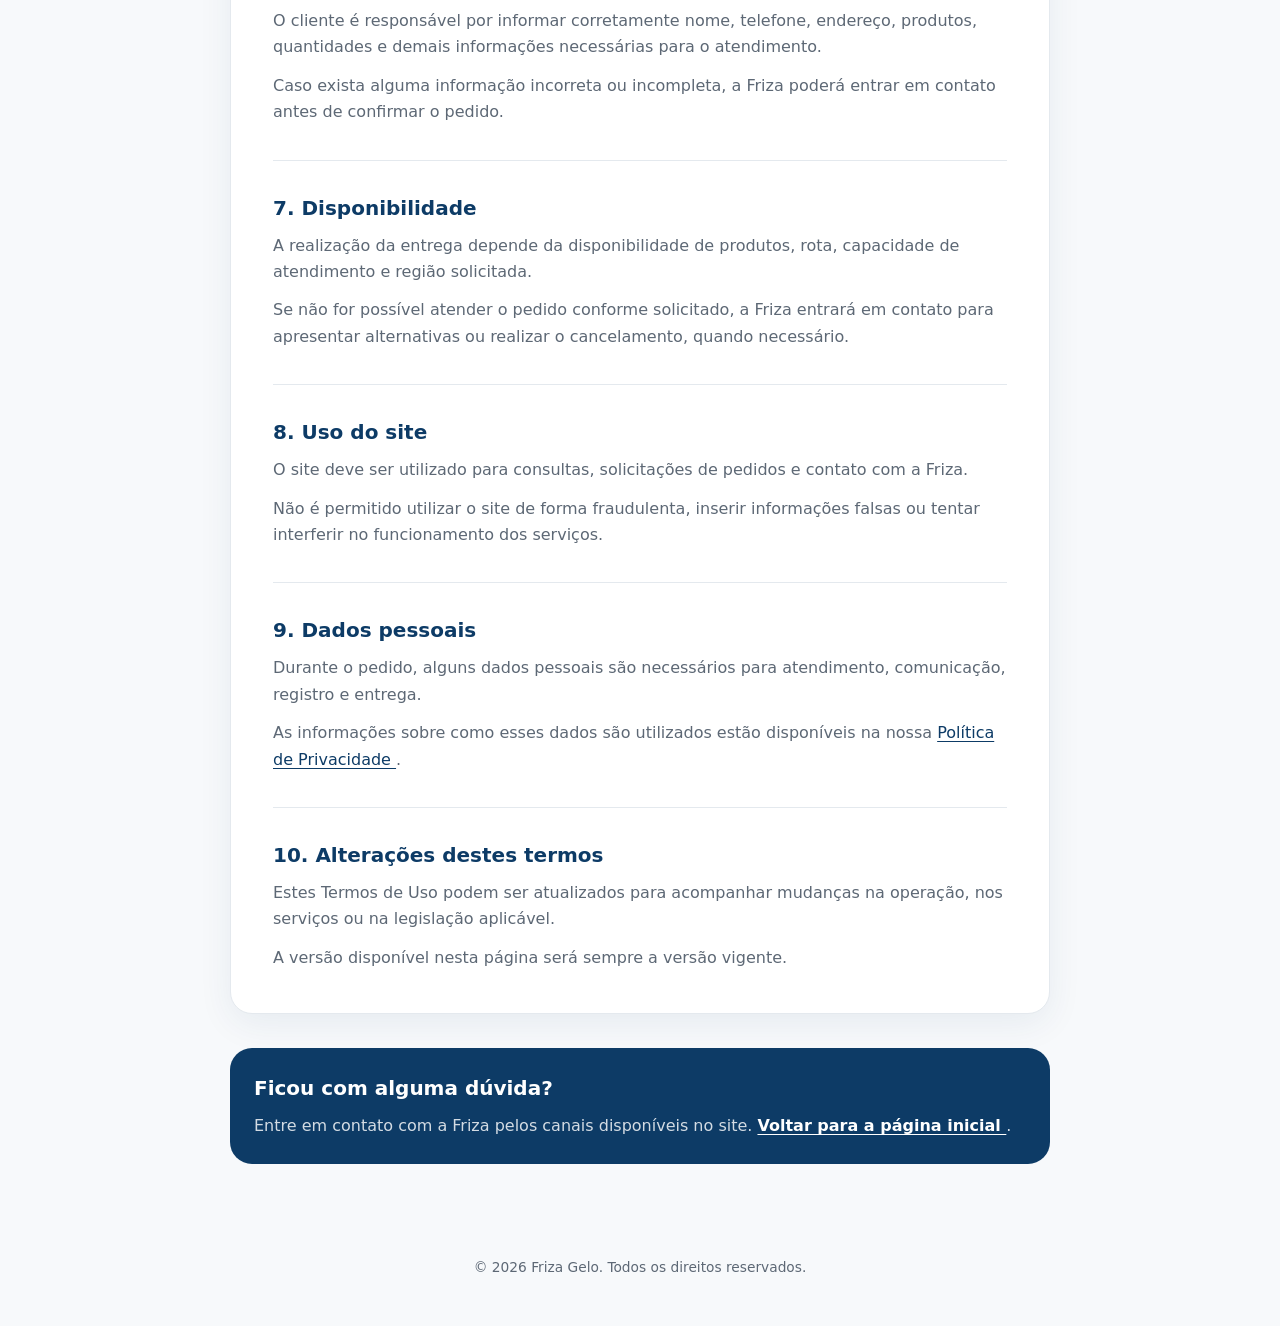
<file: pages/termos-de-uso.html>
<!DOCTYPE html>
<html lang="pt-BR">

<head>

  <meta charset="UTF-8">

  <meta
    name="viewport"
    content="width=device-width, initial-scale=1.0"
  >

  <meta
    name="robots"
    content="index, follow"
  >

  <title>
    Termos de Uso | Friza Gelo
  </title>

  <meta
    name="description"
    content="Consulte os Termos de Uso da Friza Gelo e entenda como funcionam pedidos, pagamentos, entregas, cancelamentos e reembolsos."
  >

  <link
    rel="canonical"
    href="https://frizagelo.com.br/pages/termos-de-uso.html"
  >


  <style>

    /* =========================================================
       FRIZA GELO
       TERMOS DE USO
    ========================================================= */


    /* =========================================================
       1. VARIÁVEIS
    ========================================================= */

    :root {

      --color-primary: #0d3b66;
      --color-accent: #23a7ff;

      --color-text: #17212b;
      --color-text-soft: #5d6875;

      --color-background: #f7f9fb;
      --color-white: #ffffff;

      --color-border: #e4e9ee;

      --container-width: 820px;

      --radius-md: 14px;
      --radius-lg: 22px;

      --shadow-soft:
        0 10px 35px rgba(13, 59, 102, 0.07);

    }


    /* =========================================================
       2. RESET BÁSICO
    ========================================================= */

    * {
      box-sizing: border-box;
    }


    html {
      scroll-behavior: smooth;
    }


    body {

      margin: 0;

      font-family:
        Inter,
        system-ui,
        -apple-system,
        BlinkMacSystemFont,
        "Segoe UI",
        sans-serif;

      color:
        var(--color-text);

      background:
        var(--color-background);

      line-height:
        1.65;

    }


    a {

      color:
        var(--color-primary);

      text-decoration-thickness:
        1px;

      text-underline-offset:
        3px;

    }


    a:hover {
      color:
        var(--color-accent);
    }


    /* =========================================================
       3. HEADER
    ========================================================= */

    .legal-header {

      background:
        var(--color-primary);

      padding:
        24px;

    }


    .legal-header-container {

      width:
        min(100%, 1180px);

      margin:
        0 auto;

      display:
        flex;

      align-items:
        center;

      justify-content:
        space-between;

      gap:
        24px;

    }


    .brand {

      display:
        inline-flex;

      align-items:
        center;

      flex-shrink:
        0;

      text-decoration:
        none;

    }


    .legal-logo {

      display:
        block;

      width:
        150px;

      height:
        auto;

    }


    .back-link {

      color:
        rgba(255, 255, 255, 0.9);

      font-size:
        0.92rem;

      font-weight:
        500;

      text-decoration:
        none;

      white-space:
        nowrap;

    }


    .back-link:hover {
      color:
        var(--color-white);
    }


    /* =========================================================
       4. CONTEÚDO PRINCIPAL
    ========================================================= */

    .legal-main {

      padding:
        64px 24px;

    }


    .legal-container {

      width:
        min(
          100%,
          var(--container-width)
        );

      margin:
        0 auto;

    }


    /* =========================================================
       5. INTRODUÇÃO
    ========================================================= */

    .legal-intro {

      margin-bottom:
        30px;

    }


    .legal-intro h1 {

      margin:
        0;

      color:
        var(--color-primary);

      font-size:
        clamp(
          2rem,
          5vw,
          3rem
        );

      line-height:
        1.08;

      letter-spacing:
        -0.035em;

    }


    /* =========================================================
       6. CARD DOS TERMOS
    ========================================================= */

    .legal-card {

      padding:
        clamp(
          24px,
          5vw,
          42px
        );

      background:
        var(--color-white);

      border:
        1px solid var(--color-border);

      border-radius:
        var(--radius-lg);

      box-shadow:
        var(--shadow-soft);

    }


    /* =========================================================
       7. SEÇÕES
    ========================================================= */

    .legal-section +
    .legal-section {

      margin-top:
        34px;

      padding-top:
        34px;

      border-top:
        1px solid var(--color-border);

    }


    .legal-section h2 {

      margin:
        0 0 12px;

      color:
        var(--color-primary);

      font-size:
        1.25rem;

      line-height:
        1.3;

    }


    .legal-section p {

      margin:
        0;

      color:
        var(--color-text-soft);

    }


    .legal-section p + p {

      margin-top:
        12px;

    }


    /* =========================================================
       8. LISTAS
    ========================================================= */

    .legal-list {

      margin:
        14px 0 0;

      padding-left:
        20px;

      color:
        var(--color-text-soft);

    }


    .legal-list li +
    .legal-list li {

      margin-top:
        8px;

    }


    /* =========================================================
       9. DESTAQUE
    ========================================================= */

    .legal-highlight {

      margin-top:
        18px;

      padding:
        18px 20px;

      background:
        #f0f8ff;

      border:
        1px solid #cceaff;

      border-radius:
        var(--radius-md);

      color:
        var(--color-text-soft);

    }


    .legal-highlight strong {

      color:
        var(--color-primary);

    }


    /* =========================================================
       10. CONTATO
    ========================================================= */

    .legal-contact {

      margin-top:
        34px;

      padding:
        24px;

      background:
        var(--color-primary);

      color:
        var(--color-white);

      border-radius:
        var(--radius-lg);

    }


    .legal-contact h2 {

      margin:
        0 0 8px;

      font-size:
        1.25rem;

    }


    .legal-contact p {

      margin:
        0;

      color:
        rgba(255, 255, 255, 0.82);

    }


    .legal-contact a {

      color:
        var(--color-white);

      font-weight:
        700;

    }


    /* =========================================================
       11. FOOTER
    ========================================================= */

    .legal-footer {

      padding:
        28px 24px 48px;

      color:
        var(--color-text-soft);

      font-size:
        0.86rem;

      text-align:
        center;

    }


    /* =========================================================
       12. TABLET
    ========================================================= */

    @media (max-width: 768px) {

      .legal-header {

        padding:
          20px;

      }


      .legal-main {

        padding:
          48px 20px;

      }


      .legal-card {

        border-radius:
          18px;

      }

    }


    /* =========================================================
       13. MOBILE
    ========================================================= */

    @media (max-width: 480px) {

      /*
        Header continua em linha:

        logo à esquerda
        voltar à direita
      */

      .legal-header {

        padding:
          16px;

      }


      .legal-header-container {

        flex-direction:
          row;

        align-items:
          center;

        justify-content:
          space-between;

        gap:
          12px;

      }


      .legal-logo {

        width:
          96px;

      }


      .back-link {

        font-size:
          0.82rem;

      }


      .legal-main {

        padding:
          38px 16px;

      }


      .legal-intro {

        margin-bottom:
          26px;

      }


      .legal-intro h1 {

        font-size:
          2rem;

      }


      .legal-card {

        padding:
          22px 18px;

      }


      .legal-section +
      .legal-section {

        margin-top:
          28px;

        padding-top:
          28px;

      }


      .legal-contact {

        padding:
          22px 18px;

      }

    }


    /* =========================================================
       14. TELAS MUITO PEQUENAS
    ========================================================= */

    @media (max-width: 360px) {

      .legal-header {

        padding:
          14px;

      }


      .legal-logo {

        width:
          74px;

      }


      .back-link {

        font-size:
          0.76rem;

      }


      .legal-main {

        padding:
          32px 14px;

      }


      .legal-card {

        padding:
          20px 16px;

      }

    }


    /* =========================================================
       15. ACESSIBILIDADE — REDUÇÃO DE MOVIMENTO
    ========================================================= */

    @media (prefers-reduced-motion: reduce) {

      html {
        scroll-behavior: auto;
      }

    }

  </style>

</head>


<body>


  <!-- =======================================================
       HEADER
  ======================================================== -->

  <header class="legal-header">

    <div class="legal-header-container">


      <a
        href="https://frizagelo.com.br/"
        class="brand"
        aria-label="Friza Gelo - Voltar para a página inicial"
      >

        <img
          src="../assets/brand/logo-friza-horizontal-branca-1600x500.png"
          alt="Friza Gelo"
          class="legal-logo"
        >

      </a>


      <a
        href="https://frizagelo.com.br/"
        class="back-link"
      >
        ← Voltar para o site
      </a>


    </div>

  </header>


  <!-- =======================================================
       CONTEÚDO PRINCIPAL
  ======================================================== -->

  <main class="legal-main">

    <div class="legal-container">


      <!-- INTRODUÇÃO -->

      <header class="legal-intro">

        <h1>
          Termos de Uso
        </h1>

      </header>


      <!-- TERMOS -->

      <div class="legal-card">


        <!-- 1 -->

        <section class="legal-section">

          <h2>
            1. Sobre os pedidos
          </h2>


          <p>
            O formulário do site permite solicitar produtos
            da Friza Gelo e informar os dados necessários
            para análise e entrega do pedido.
          </p>


          <p>
            O envio do formulário não significa que a entrega
            já está confirmada. Após o recebimento, a Friza
            verificará a disponibilidade e enviará a confirmação
            pelo WhatsApp informado pelo cliente.
          </p>

        </section>


        <!-- 2 -->

        <section class="legal-section">

          <h2>
            2. Produtos e valores
          </h2>


          <p>
            Os produtos, tamanhos e valores apresentados no site
            são aqueles disponíveis no momento da realização
            do pedido.
          </p>


          <p>
            O valor final, incluindo eventual taxa de entrega,
            é apresentado no resumo do pedido antes do envio.
          </p>

        </section>


        <!-- 3 -->

        <section class="legal-section">

          <h2>
            3. Entregas
          </h2>


          <p>
            A Friza atende Salvador e localidades da Região
            Metropolitana de acordo com a disponibilidade
            operacional.
          </p>


          <ul class="legal-list">

            <li>
              A data desejada está sujeita à confirmação.
            </li>

            <li>
              Os pedidos devem respeitar a antecedência mínima
              informada no formulário.
            </li>

            <li>
              O endereço informado pelo cliente deve estar
              completo e correto.
            </li>

          </ul>

        </section>


        <!-- 4 -->

        <section class="legal-section">

          <h2>
            4. Pagamento
          </h2>


          <p>
            As formas de pagamento disponíveis são apresentadas
            durante o pedido e confirmadas com o cliente
            pelo WhatsApp.
          </p>


          <p>
            Nenhuma cobrança deve ser considerada válida fora
            dos canais informados pela Friza.
          </p>

        </section>


        <!-- 5 -->

        <section class="legal-section">

          <h2>
            5. Cancelamento e reembolso
          </h2>


          <p>
            Caso seja necessário cancelar um pedido,
            o cliente deve entrar em contato com a Friza
            pelos canais de atendimento disponíveis.
          </p>


          <p>
            Quando houver valor pago antecipadamente,
            eventual reembolso será realizado de acordo
            com a forma de pagamento utilizada e com
            as regras aplicáveis ao pedido.
          </p>


          <div class="legal-highlight">

            <strong>
              Importante:
            </strong>

            compras realizadas pela internet estão sujeitas
            aos direitos previstos na legislação brasileira
            de defesa do consumidor, inclusive quando
            aplicável o direito de arrependimento.

          </div>

        </section>


        <!-- 6 -->

        <section class="legal-section">

          <h2>
            6. Informações fornecidas pelo cliente
          </h2>


          <p>
            O cliente é responsável por informar corretamente
            nome, telefone, endereço, produtos, quantidades
            e demais informações necessárias para o atendimento.
          </p>


          <p>
            Caso exista alguma informação incorreta ou incompleta,
            a Friza poderá entrar em contato antes de confirmar
            o pedido.
          </p>

        </section>


        <!-- 7 -->

        <section class="legal-section">

          <h2>
            7. Disponibilidade
          </h2>


          <p>
            A realização da entrega depende da disponibilidade
            de produtos, rota, capacidade de atendimento e
            região solicitada.
          </p>


          <p>
            Se não for possível atender o pedido conforme
            solicitado, a Friza entrará em contato para
            apresentar alternativas ou realizar o cancelamento,
            quando necessário.
          </p>

        </section>


        <!-- 8 -->

        <section class="legal-section">

          <h2>
            8. Uso do site
          </h2>


          <p>
            O site deve ser utilizado para consultas,
            solicitações de pedidos e contato com a Friza.
          </p>


          <p>
            Não é permitido utilizar o site de forma fraudulenta,
            inserir informações falsas ou tentar interferir
            no funcionamento dos serviços.
          </p>

        </section>


        <!-- 9 -->

        <section class="legal-section">

          <h2>
            9. Dados pessoais
          </h2>


          <p>
            Durante o pedido, alguns dados pessoais são
            necessários para atendimento, comunicação,
            registro e entrega.
          </p>


          <p>
            As informações sobre como esses dados são utilizados
            estão disponíveis na nossa
            <a href="./politica-de-privacidade.html">
              Política de Privacidade
            </a>.
          </p>

        </section>


        <!-- 10 -->

        <section class="legal-section">

          <h2>
            10. Alterações destes termos
          </h2>


          <p>
            Estes Termos de Uso podem ser atualizados
            para acompanhar mudanças na operação,
            nos serviços ou na legislação aplicável.
          </p>


          <p>
            A versão disponível nesta página será sempre
            a versão vigente.
          </p>

        </section>


      </div>


      <!-- =====================================================
           CONTATO
      ====================================================== -->

      <section class="legal-contact">

        <h2>
          Ficou com alguma dúvida?
        </h2>


        <p>
          Entre em contato com a Friza pelos canais
          disponíveis no site.

          <a href="https://frizagelo.com.br/">
            Voltar para a página inicial
          </a>.
        </p>

      </section>


    </div>

  </main>


  <!-- =======================================================
       FOOTER
  ======================================================== -->

  <footer class="legal-footer">

    © 2026 Friza Gelo.
    Todos os direitos reservados.

  </footer>


</body>

</html>
</file>
<file: css/base.css>
/* =========================================================
   FRIZA GELO
   BASE.CSS
   Fundação visual e estrutural do site
========================================================= */


/* =========================================================
   1. TOKENS / DESIGN SYSTEM
========================================================= */

:root {

  /* =========================
     CORES DA MARCA
  ========================== */

  --color-navy: #0d3b66;
  --color-blue: #1f78d1;
  --color-blue-hover: #1767b6;
  --color-ice: #bfe8ff;

  --color-white: #ffffff;
  --color-black: #111827;


  /* =========================
     CORES FUNCIONAIS
  ========================== */

  --color-background: #ffffff;

  --color-surface: #f7fbfe;
  --color-surface-soft: #eef8fd;
  --color-surface-blue: #eaf6fd;

  --color-text: #0d3b66;
  --color-text-strong: #082a49;
  --color-text-muted: #617487;

  --color-border: #dceaf3;
  --color-border-strong: #c6dce9;

  --color-success: #16865c;
  --color-error: #c83e4d;
  --color-warning: #b7791f;


  /* =========================
     TIPOGRAFIA
  ========================== */

  --font-heading: "Sora", sans-serif;
  --font-body: "Inter", sans-serif;

  --font-weight-regular: 400;
  --font-weight-medium: 500;
  --font-weight-semibold: 600;
  --font-weight-bold: 700;
  --font-weight-extrabold: 800;


  /* =========================
     TAMANHOS DE TEXTO
  ========================== */

  --text-xs: 0.75rem;
  --text-sm: 0.875rem;
  --text-base: 1rem;
  --text-md: 1.125rem;
  --text-lg: 1.25rem;
  --text-xl: 1.5rem;

  --heading-sm: clamp(1.5rem, 2vw, 2rem);
  --heading-md: clamp(2rem, 4vw, 3rem);
  --heading-lg: clamp(2.5rem, 5vw, 4.5rem);


  /* =========================
     ESPAÇAMENTO
  ========================== */

  --space-1: 0.25rem;
  --space-2: 0.5rem;
  --space-3: 0.75rem;
  --space-4: 1rem;
  --space-5: 1.25rem;
  --space-6: 1.5rem;
  --space-8: 2rem;
  --space-10: 2.5rem;
  --space-12: 3rem;
  --space-16: 4rem;
  --space-20: 5rem;
  --space-24: 6rem;


  /* =========================
     RAIO DE BORDA
  ========================== */

  --radius-sm: 0.5rem;
  --radius-md: 0.875rem;
  --radius-lg: 1.25rem;
  --radius-xl: 1.75rem;
  --radius-pill: 999px;


  /* =========================
     SOMBRAS
  ========================== */

  --shadow-sm:
    0 1px 2px rgba(13, 59, 102, 0.05);

  --shadow-md:
    0 8px 24px rgba(13, 59, 102, 0.08);

  --shadow-lg:
    0 18px 50px rgba(13, 59, 102, 0.12);


  /* =========================
     LAYOUT
  ========================== */

  --container-width: 1200px;
  --container-padding: 32px;

  --section-padding-desktop: 96px;
  --section-padding-tablet: 72px;
  --section-padding-mobile: 56px;


  /* =========================
     TRANSIÇÕES
  ========================== */

  --transition-fast: 160ms ease;
  --transition-base: 240ms ease;
  --transition-slow: 420ms ease;


  /* =========================
     Z-INDEX
  ========================== */

  --z-base: 1;
  --z-header: 50;
  --z-overlay: 100;
  --z-modal: 1000;
}


/* =========================================================
   2. RESET
========================================================= */

*,
*::before,
*::after {
  box-sizing: border-box;
}


html {
  scroll-behavior: smooth;
  -webkit-text-size-adjust: 100%;
}


body {
  margin: 0;

  min-width: 320px;

  font-family: var(--font-body);
  font-size: var(--text-base);
  font-weight: var(--font-weight-regular);

  line-height: 1.6;

  color: var(--color-text);
  background: var(--color-background);

  text-rendering: optimizeLegibility;
  -webkit-font-smoothing: antialiased;
  -moz-osx-font-smoothing: grayscale;
}


body,
input,
button,
textarea,
select {
  font-family: var(--font-body);
}


h1,
h2,
h3,
h4,
h5,
h6,
p,
ul,
ol,
figure,
blockquote {
  margin-top: 0;
}


ul,
ol {
  padding-left: 0;
}


button,
input,
textarea,
select {
  font: inherit;
}


button {
  border: 0;
}


img,
picture,
svg,
video,
canvas {
  display: block;
  max-width: 100%;
}


img {
  height: auto;
}


a {
  color: inherit;
  text-decoration: none;
}


button,
a,
input,
textarea,
select {
  -webkit-tap-highlight-color: transparent;
}


/* =========================================================
   3. TIPOGRAFIA GLOBAL
========================================================= */

h1,
h2,
h3,
h4,
h5,
h6 {
  margin-bottom: 0;

  font-family: var(--font-heading);
  font-weight: var(--font-weight-bold);

  line-height: 1.08;

  color: var(--color-text-strong);
}


h1 {
  font-size: var(--heading-lg);
  letter-spacing: -0.045em;
}


h2 {
  font-size: var(--heading-md);
  letter-spacing: -0.035em;
}


h3 {
  font-size: var(--heading-sm);
  letter-spacing: -0.025em;
}


p {
  margin-bottom: 0;
}


strong {
  font-weight: var(--font-weight-bold);
}


small {
  font-size: var(--text-sm);
}


/* =========================================================
   4. CONTAINER
========================================================= */

.container {
  width: min(
    calc(100% - (var(--container-padding) * 2)),
    var(--container-width)
  );

  margin-inline: auto;
}


/* =========================================================
   5. SEÇÕES
========================================================= */

.section {
  position: relative;

  padding-top: var(--section-padding-desktop);
  padding-bottom: var(--section-padding-desktop);
}


.section-heading {
  margin-bottom: var(--space-12);
}


.section-heading h2 {
  max-width: 800px;
}


/* =========================================================
   6. SUPERFÍCIES
========================================================= */

.surface {
  background: var(--color-surface);
}


.surface-soft {
  background: var(--color-surface-soft);
}


.surface-blue {
  background: var(--color-surface-blue);
}


/* =========================================================
   7. TEXTO UTILITÁRIO
========================================================= */

.text-muted {
  color: var(--color-text-muted);
}


.text-center {
  text-align: center;
}


.text-left {
  text-align: left;
}


.text-right {
  text-align: right;
}


/* =========================================================
   8. VISIBILIDADE E ACESSIBILIDADE
========================================================= */

.visually-hidden {
  position: absolute !important;

  width: 1px !important;
  height: 1px !important;

  padding: 0 !important;
  margin: -1px !important;

  overflow: hidden !important;

  clip: rect(0, 0, 0, 0) !important;
  clip-path: inset(50%) !important;

  white-space: nowrap !important;

  border: 0 !important;
}


/* =========================================================
   9. FOCO
========================================================= */

:focus-visible {
  outline: 3px solid rgba(31, 120, 209, 0.35);
  outline-offset: 3px;
}


/* =========================================================
   10. SELEÇÃO DE TEXTO
========================================================= */

::selection {
  color: var(--color-navy);
  background: var(--color-ice);
}


/* =========================================================
   11. SCROLLBAR
========================================================= */

::-webkit-scrollbar {
  width: 10px;
}


::-webkit-scrollbar-track {
  background: #f4f8fb;
}


::-webkit-scrollbar-thumb {
  background: #bfd4e3;
  border-radius: var(--radius-pill);
}


::-webkit-scrollbar-thumb:hover {
  background: #9fbfd4;
}


/* =========================================================
   12. PLACEHOLDERS DE IMAGEM
   Temporários enquanto os assets finais não entram
========================================================= */

.brand-placeholder,
.hero-logo-placeholder,
.footer-logo-placeholder,
.product-image-placeholder,
.step-icon-placeholder,
.trust-background-placeholder,
.service-map-placeholder {
  display: flex;

  align-items: center;
  justify-content: center;

  text-align: center;

  border: 1px dashed var(--color-border-strong);

  color: var(--color-text-muted);

  background:
    linear-gradient(
      135deg,
      rgba(191, 232, 255, 0.22),
      rgba(255, 255, 255, 0.9)
    );
}


.brand-placeholder {
  min-width: 140px;
  min-height: 48px;

  padding: var(--space-3) var(--space-4);

  border-radius: var(--radius-sm);

  font-size: var(--text-sm);
  font-weight: var(--font-weight-semibold);
}


.hero-logo-placeholder {
  width: 180px;
  min-height: 64px;

  margin-bottom: var(--space-8);

  border-radius: var(--radius-md);

  font-size: var(--text-sm);
  font-weight: var(--font-weight-semibold);
}


.footer-logo-placeholder {
  width: 180px;
  min-height: 64px;

  border-radius: var(--radius-md);

  font-size: var(--text-sm);
  font-weight: var(--font-weight-semibold);
}


.product-image-placeholder {
  width: 100%;
  aspect-ratio: 1 / 1;

  border-radius: var(--radius-lg);

  font-size: var(--text-sm);
  font-weight: var(--font-weight-semibold);
}


.step-icon-placeholder {
  width: 64px;
  height: 64px;

  border-radius: var(--radius-lg);

  font-size: var(--text-xs);
  font-weight: var(--font-weight-semibold);
}


.trust-background-placeholder {
  width: 100%;
  min-height: 560px;

  border: 0;
  border-radius: 0;

  font-size: var(--text-md);
  font-weight: var(--font-weight-semibold);
}


.service-map-placeholder {
  width: 100%;
  min-height: 440px;

  border-radius: var(--radius-xl);

  font-size: var(--text-sm);
  font-weight: var(--font-weight-semibold);
}


/* =========================================================
   13. ESTADOS GERAIS
========================================================= */

[hidden] {
  display: none !important;
}


.is-hidden {
  display: none !important;
}


.is-visible {
  display: block;
}


/* =========================================================
   14. LINKS
========================================================= */

a {
  transition:
    color var(--transition-fast),
    opacity var(--transition-fast);
}


a:hover {
  color: var(--color-blue);
}


/* =========================================================
   15. ELEMENTOS DE FORMULÁRIO - BASE
   O acabamento fica em components.css
========================================================= */

input,
textarea,
select {
  width: 100%;

  color: var(--color-text-strong);

  background: var(--color-white);

  border: 1px solid var(--color-border);

  border-radius: var(--radius-md);
}


input::placeholder,
textarea::placeholder {
  color: #8999a8;
}


textarea {
  resize: vertical;
}


/* =========================================================
   16. MOTION / ACESSIBILIDADE
========================================================= */

@media (prefers-reduced-motion: reduce) {

  html {
    scroll-behavior: auto;
  }

  *,
  *::before,
  *::after {
    scroll-behavior: auto !important;

    animation-duration: 0.01ms !important;
    animation-iteration-count: 1 !important;

    transition-duration: 0.01ms !important;
  }
}


/* =========================================================
   17. TABLET
========================================================= */

@media (max-width: 1024px) {

  :root {
    --container-padding: 24px;
  }


  .section {
    padding-top: var(--section-padding-tablet);
    padding-bottom: var(--section-padding-tablet);
  }

}


/* =========================================================
   18. MOBILE
========================================================= */

@media (max-width: 768px) {

  :root {
    --container-padding: 20px;
  }


  body {
    font-size: 0.975rem;
  }


  .section {
    padding-top: var(--section-padding-mobile);
    padding-bottom: var(--section-padding-mobile);
  }


  .section-heading {
    margin-bottom: var(--space-8);
  }


  .hero-logo-placeholder {
    width: 150px;
    min-height: 56px;

    margin-bottom: var(--space-6);
  }


  .trust-background-placeholder {
    min-height: 500px;
  }


  .service-map-placeholder {
    min-height: 320px;
  }

}


/* =========================================================
   19. MOBILE PEQUENO
========================================================= */

@media (max-width: 480px) {

  :root {
    --container-padding: 16px;
  }


  .section {
    padding-top: 48px;
    padding-bottom: 48px;
  }

}
</file>
<file: css/components.css>
/* =========================================================
   FRIZA GELO
   COMPONENTS.CSS
   Componentes reutilizáveis da interface
========================================================= */


/* =========================================================
   1. BOTÕES
========================================================= */

.button {
  display: inline-flex;

  align-items: center;
  justify-content: center;
  gap: var(--space-2);

  min-height: 48px;

  padding: 0.8rem 1.25rem;

  border: 1px solid transparent;
  border-radius: var(--radius-md);

  font-size: var(--text-base);
  font-weight: var(--font-weight-semibold);
  line-height: 1;

  cursor: pointer;

  transition:
    background var(--transition-fast),
    border-color var(--transition-fast),
    color var(--transition-fast),
    transform var(--transition-fast),
    box-shadow var(--transition-fast);
}


.button:hover {
  transform: translateY(-1px);
}


.button:active {
  transform: translateY(0);
}


.button:disabled {
  cursor: not-allowed;

  opacity: 0.55;

  transform: none;
}


.button-primary {
  color: var(--color-white);
  background: var(--color-blue);

  box-shadow:
    0 8px 18px rgba(31, 120, 209, 0.18);
}


.button-primary:hover {
  color: var(--color-white);
  background: var(--color-blue-hover);

  box-shadow:
    0 10px 24px rgba(31, 120, 209, 0.24);
}


.button-secondary {
  color: var(--color-text-strong);
  background: var(--color-white);

  border-color: var(--color-border);
}


.button-secondary:hover {
  color: var(--color-text-strong);
  background: var(--color-surface);

  border-color: var(--color-border-strong);
}


.button-light {
  color: var(--color-navy);
  background: var(--color-white);

  box-shadow:
    0 10px 30px rgba(0, 0, 0, 0.1);
}


.button-light:hover {
  color: var(--color-navy);
  background: var(--color-ice);
}


.button-full {
  width: 100%;
}


/* =========================================================
   2. FORMULÁRIO
========================================================= */

.order-form-wrapper {
  position: relative;

  display: flex;
  flex-direction: column;

  width: 100%;

  padding: var(--space-8);

  background:
    rgba(255, 255, 255, 0.96);

  border: 1px solid var(--color-border);

  border-radius: var(--radius-xl);

  box-shadow: var(--shadow-lg);
}


.order-form-header {
  margin-bottom: var(--space-8);

  text-align: center;
}


#order-form {
  display: flex;
  flex-direction: column;

  min-width: 0;
  width: 100%;
}


.form-eyebrow {
  display: inline-block;

  margin-bottom: var(--space-2);

  font-size: var(--text-sm);
  font-weight: var(--font-weight-semibold);

  color: var(--color-blue);
}


.order-form-header h2 {
  margin-bottom: var(--space-2);

  font-size: clamp(1.7rem, 2vw, 2.15rem);
  text-align: center;
}


/* =========================================================
   2.1 PROGRESSO DO FORMULÁRIO
========================================================= */

.form-progress {
  display: flex;

  align-items: center;
  justify-content: center;
  flex-wrap: nowrap;

  gap: var(--space-2);

  width: 100%;

  margin-top: var(--space-3);

  font-size: 0.95rem;
}


.form-progress-item {
  display: inline-flex;

  align-items: center;

  font-size: 1rem;
  font-weight: var(--font-weight-semibold);

  color: var(--color-text-muted);

  transition:
    color var(--transition-fast),
    opacity var(--transition-fast);
}


/* Etapa atual */

.form-progress-item.is-active {
  color: var(--color-blue);
}


/* Etapa concluída */

.form-progress-item.is-complete {
  color: #0f7a55;
}


.form-progress-item.is-complete::before {
  content: "✓";

  margin-right: 0.3rem;

  font-weight: var(--font-weight-bold);
}


/* Separadores */

.form-progress-separator {
  font-size: 1rem;

  font-weight: var(--font-weight-semibold);

  color: var(--color-blue);

  opacity: 0.75;
}


/* =========================================================
   3. GRUPOS DE FORMULÁRIO
========================================================= */

.form-step {
  display: flex;
  flex-direction: column;

  min-width: 0;

  gap: var(--space-6);
}


@media (min-width: 769px) {

  /*
    Etapa 1 fica com altura natural
    para não criar espaço vazio
    abaixo do botão Continuar.
  */

  .form-step {
    min-height: auto;
  }


  /*
    Etapas 2 e 3 mantêm altura
    mínima mais estável.
  */

  .form-step[data-step="2"],
  .form-step[data-step="3"] {
    min-height: 610px;
  }

}


.form-group {
  display: flex;
  flex-direction: column;

  gap: var(--space-2);
}


.form-label {
  font-size: 1.0625rem;
  font-weight: var(--font-weight-semibold);
  line-height: 1.4;

  color: var(--color-text-strong);
}


.optional {
  margin-left: var(--space-1);

  font-size: 0.875rem;
  font-weight: var(--font-weight-regular);

  color: var(--color-text-muted);
}


.form-help {
  display: block;

  font-size: 1rem;
  line-height: 1.5;

  color: var(--color-text-muted);
}


/* =========================================================
   4. INPUTS / TEXTAREA / SELECT
========================================================= */

.form-group input,
.form-group textarea,
.form-group select {
  min-height: 48px;

  padding: 0.8rem 0.95rem;

  border: 1px solid var(--color-border);

  border-radius: var(--radius-md);

  outline: none;

  background: var(--color-white);

  transition:
    border-color var(--transition-fast),
    box-shadow var(--transition-fast),
    background var(--transition-fast);
}


.form-group textarea {
  min-height: 110px;

  resize: vertical;
}


#observacao {
  min-height: 88px;
}


.form-group input:hover,
.form-group textarea:hover,
.form-group select:hover {
  border-color: var(--color-border-strong);
}


.form-group input:focus,
.form-group textarea:focus,
.form-group select:focus {
  border-color: var(--color-blue);

  box-shadow:
    0 0 0 3px rgba(31, 120, 209, 0.12);
}


.form-group input:disabled,
.form-group textarea:disabled,
.form-group select:disabled {
  cursor: not-allowed;

  background: var(--color-surface);

  color: var(--color-text-muted);
}


/* =========================================================
   5. INPUT DATE
========================================================= */

input[type="date"] {
  color: var(--color-text-strong);
}


input[type="date"]::-webkit-calendar-picker-indicator {
  cursor: pointer;

  opacity: 0.7;
}


/* =========================================================
   6. RADIO / SELECTION CARDS
========================================================= */

.option-grid {
  display: grid;

  gap: var(--space-3);
}


.option-grid-two {
  grid-template-columns:
    repeat(2, minmax(0, 1fr));
}


.selection-card {
  position: relative;

  display: flex;

  align-items: center;
  justify-content: center;

  min-height: 64px;

  padding: var(--space-4);

  border: 1px solid var(--color-border);

  border-radius: var(--radius-md);

  background: var(--color-white);

  cursor: pointer;

  transition:
    border-color var(--transition-fast),
    background var(--transition-fast),
    box-shadow var(--transition-fast),
    transform var(--transition-fast);
}


.selection-card:hover {
  border-color: var(--color-blue);

  background: var(--color-surface-blue);
}


.selection-card:active {
  transform: scale(0.99);
}


.selection-card input {
  position: absolute;

  width: 1px;
  height: 1px;

  opacity: 0;

  pointer-events: none;
}


.selection-card span {
  font-size: var(--text-md);
  font-weight: var(--font-weight-bold);

  color: var(--color-text-strong);
}


.selection-card:has(input:checked) {
  border-color: var(--color-blue);

  background:
    linear-gradient(180deg,
      rgba(191, 232, 255, 0.55),
      rgba(234, 246, 253, 0.95));

  box-shadow:
    0 0 0 3px rgba(31, 120, 209, 0.1);
}


.selection-card:has(input:checked) span {
  color: var(--color-blue);
}


.selection-card:has(input:focus-visible) {
  outline: 3px solid rgba(31, 120, 209, 0.22);
  outline-offset: 2px;
}


/* =========================================================
   6.1 PAGAMENTO
========================================================= */

.payment-group {
  min-width: 0;

  margin: 0;
  padding: 0;

  border: 0;
}


.payment-group legend {
  padding: 0;
}


.payment-options {
  margin-top: var(--space-2);
}


.payment-option {
  min-height: 54px;

  padding:
    var(--space-3) var(--space-4);
}


.payment-option span {
  font-size: var(--text-sm);
  font-weight: var(--font-weight-semibold);
}


/* =========================================================
   7. AÇÕES DO FORMULÁRIO
========================================================= */

.form-actions {
  display: grid;

  grid-template-columns:
    minmax(0, 0.8fr) minmax(0, 1.2fr);

  gap: var(--space-3);

  margin-top: auto;
}


/* =========================================================
   8. FEEDBACK DO FORMULÁRIO
========================================================= */

.form-feedback {
  display: none;

  margin-top: var(--space-5);

  padding: var(--space-4);

  border-radius: var(--radius-md);

  font-size: var(--text-sm);
  line-height: 1.5;
}


.form-feedback.is-visible {
  display: block;
}


.form-feedback.is-success {
  color: #0f6245;

  background: #eaf8f2;

  border: 1px solid #bde7d5;
}


.form-feedback.is-error {
  color: #9c2f3b;

  background: #fff0f1;

  border: 1px solid #f0c4ca;
}


.form-feedback.is-loading {
  color: var(--color-text);

  background: var(--color-surface-blue);

  border: 1px solid var(--color-border);
}


/* =========================================================
   9. ESTADO DE ERRO NOS CAMPOS
========================================================= */

.form-group.has-error input,
.form-group.has-error textarea,
.form-group.has-error select {
  border-color: var(--color-error);

  box-shadow:
    0 0 0 3px rgba(200, 62, 77, 0.08);
}


.field-error {
  font-size: var(--text-sm);

  color: var(--color-error);
}


/* =========================================================
   10. QUANTIDADE DE PRODUTOS / STEPPER
========================================================= */

.product-quantity-list {
  display: flex;
  flex-direction: column;

  gap: var(--space-3);
}


.product-quantity-item {
  display: flex;

  align-items: center;
  justify-content: space-between;

  gap: var(--space-5);

  min-height: 72px;

  padding:
    var(--space-4) var(--space-5);

  border: 1px solid var(--color-border);
  border-radius: var(--radius-md);

  background: var(--color-white);

  transition:
    border-color var(--transition-fast),
    box-shadow var(--transition-fast),
    background var(--transition-fast);
}


.product-quantity-item:hover {
  border-color: var(--color-border-strong);
}


.product-quantity-info {
  display: flex;
  flex-direction: column;

  min-width: 0;

  gap: 2px;
}


.product-quantity-info strong {
  display: block;

  font-size: var(--text-base);
  font-weight: var(--font-weight-semibold);
  line-height: 1.3;

  color: var(--color-text-strong);
}


.product-unit-price {
  display: block;

  font-size: var(--text-sm);
  font-weight: var(--font-weight-regular);
  line-height: 1.3;

  color: var(--color-text-muted);
}


.quantity-stepper {
  display: inline-grid;

  grid-template-columns:
    44px 52px 44px;

  align-items: center;

  flex: 0 0 auto;

  overflow: hidden;

  min-height: 44px;

  border: 1px solid var(--color-border);
  border-radius: var(--radius-md);

  background: var(--color-white);
}


.quantity-button {
  display: inline-flex;

  align-items: center;
  justify-content: center;

  width: 44px;
  height: 44px;

  padding: 0;

  border: 0;

  background: var(--color-surface-blue);

  font-family: var(--font-heading);
  font-size: 1.25rem;
  font-weight: var(--font-weight-semibold);
  line-height: 1;

  color: var(--color-blue);

  cursor: pointer;

  transition:
    background var(--transition-fast),
    color var(--transition-fast),
    transform var(--transition-fast);
}


.quantity-button:hover {
  background: var(--color-ice);
}


.quantity-button:active {
  transform: scale(0.96);
}


.quantity-button:focus-visible {
  position: relative;
  z-index: 1;

  outline: 3px solid rgba(31, 120, 209, 0.2);
  outline-offset: -2px;
}


.quantity-stepper input[type="number"] {
  width: 52px;
  min-height: 44px;

  padding: 0;

  border: 0;
  border-left: 1px solid var(--color-border);
  border-right: 1px solid var(--color-border);
  border-radius: 0;

  background: var(--color-white);

  text-align: center;

  font-size: var(--text-base);
  font-weight: var(--font-weight-semibold);

  color: var(--color-text-strong);

  appearance: textfield;
  -moz-appearance: textfield;
}


.quantity-stepper input[type="number"]::-webkit-inner-spin-button,
.quantity-stepper input[type="number"]::-webkit-outer-spin-button {
  margin: 0;

  -webkit-appearance: none;
}


.quantity-stepper input[type="number"]:focus {
  box-shadow: none;
}


.product-quantity-item:has(.quantity-stepper input[value]:not([value="0"])) {
  border-color: rgba(31, 120, 209, 0.35);

  background: var(--color-surface-blue);
}


/* =========================================================
   11. RESUMO DO PEDIDO
========================================================= */

.order-summary {
  padding:
    var(--space-4) var(--space-5);

  border: 1px solid var(--color-border);
  border-radius: var(--radius-md);

  background: var(--color-surface-blue);
}


.order-summary-final {
  border-color: rgba(31, 120, 209, 0.18);

  background:
    rgba(234, 246, 253, 0.72);
}


.order-summary-label {
  display: block;

  margin-bottom: var(--space-3);

  font-size: var(--text-xs);
  font-weight: var(--font-weight-semibold);

  text-transform: uppercase;
  letter-spacing: 0.04em;

  color: var(--color-blue);
}


.order-summary p {
  margin: 0;

  font-size: var(--text-sm);
  line-height: 1.4;

  color: var(--color-text);
}


.order-summary-empty {
  color: var(--color-text-muted);
}


/* Produto selecionado */

.order-summary-products {
  display: flex;
  flex-direction: column;

  gap: 2px;
}


.order-summary-products strong {
  font-size: var(--text-sm);
  font-weight: var(--font-weight-semibold);

  color: var(--color-text-strong);
}


.order-summary-products span {
  font-size: var(--text-sm);

  color: var(--color-text-muted);
}


/* Data e cidade no resumo final */

.order-summary-details {
  display: grid;

  grid-template-columns:
    repeat(2, minmax(0, 1fr));

  gap: var(--space-3);
}


.order-summary-detail {
  display: flex;
  flex-direction: column;

  gap: 2px;

  min-width: 0;
}


.order-summary-detail span {
  font-size: var(--text-xs);

  color: var(--color-text-muted);
}


.order-summary-detail strong {
  font-size: var(--text-sm);
  font-weight: var(--font-weight-semibold);

  line-height: 1.35;

  color: var(--color-text-strong);

  white-space: normal;
  overflow-wrap: anywhere;
  word-break: normal;
}


/* Divisória */

.order-summary-divider {
  width: 100%;
  height: 1px;

  margin:
    var(--space-3) 0;

  background: var(--color-border);
}


/* Valores */

.order-summary-values {
  display: flex;
  flex-direction: column;

  gap: var(--space-2);
}


.order-summary-row {
  display: flex;

  align-items: center;
  justify-content: space-between;

  gap: var(--space-4);

  font-size: var(--text-sm);
}


.order-summary-row>span {
  color: var(--color-text-muted);
}


.order-summary-row>strong {
  font-weight: var(--font-weight-semibold);

  color: var(--color-text-strong);
}


/* Total */

.order-summary-total {
  display: flex;

  align-items: center;
  justify-content: space-between;

  gap: var(--space-4);
}


.order-summary-total span {
  font-size: var(--text-sm);
  font-weight: var(--font-weight-semibold);

  text-transform: uppercase;
  letter-spacing: 0.03em;

  color: var(--color-text-strong);
}


.order-summary-total strong {
  font-size: var(--text-lg);
  font-weight: var(--font-weight-bold);

  color: var(--color-navy);
}


/* Frete */

.order-summary-delivery-free {
  display: inline-flex;

  align-items: center;

  gap: var(--space-2);
}


.order-summary-old-price {
  font-size: var(--text-sm);
  font-weight: var(--font-weight-medium);

  text-decoration: line-through;
  text-decoration-thickness: 1px;

  color: var(--color-text-muted);

  opacity: 0.65;
}


.order-summary-free {
  font-weight: var(--font-weight-semibold);

  color: #0f6245;
}


.order-summary-benefit {
  margin-top: var(--space-3);

  padding:
    var(--space-2) var(--space-3);

  border-radius: var(--radius-sm);

  background: rgba(255, 255, 255, 0.7);

  font-size: var(--text-xs);
  line-height: 1.4;

  color: var(--color-text-muted);
}


.order-summary-benefit strong {
  color: var(--color-text-strong);
}


.order-summary-benefit.is-success {
  border: 1px solid rgba(15, 98, 69, 0.12);

  background: #eaf8f2;

  color: #0f6245;
}


.order-summary-benefit.is-success strong {
  color: #0f6245;
}


/* =========================================================
   12. SEÇÕES INTERNAS DO FORMULÁRIO
========================================================= */

.form-section-heading {
  padding-top: var(--space-1);
}


.form-section-heading h3 {
  margin-bottom: var(--space-1);

  font-size: 1.125rem;
  font-weight: var(--font-weight-semibold);
  line-height: 1.35;

  color: var(--color-text-strong);
}


.form-section-heading p {
  margin: 0;

  font-size: 0.9375rem;
  line-height: 1.55;

  color: var(--color-text-muted);
}


/* =========================================================
   13. LINHAS DO FORMULÁRIO
========================================================= */

.form-row {
  display: grid;

  gap: var(--space-3);
}


.form-row-two {
  grid-template-columns:
    minmax(0, 1fr) minmax(0, 1.4fr);
}


.form-row-city-state {
  grid-template-columns:
    minmax(0, 1fr) 92px;
}


/* =========================================================
   14. CAMPOS PREENCHIDOS AUTOMATICAMENTE
========================================================= */

.form-group input[readonly] {
  cursor: default;

  background: var(--color-surface);

  color: var(--color-text);
}


.form-group input[readonly]:focus {
  border-color: var(--color-border);

  box-shadow: none;
}


/* =========================================================
   15. FEEDBACK DO CEP
========================================================= */

#cep-feedback {
  min-height: 1.5em;

  font-size: 1rem;
  line-height: 1.5;
}


#cep-feedback.is-success {
  color: #0f6245;
}


#cep-feedback.is-error {
  color: var(--color-error);
}


/* =========================================================
   16. PRODUCT CARD
========================================================= */

.product-card {
  overflow: hidden;

  border: 1px solid var(--color-border);

  border-radius: var(--radius-xl);

  background: var(--color-white);

  box-shadow: var(--shadow-sm);

  transition:
    transform var(--transition-base),
    box-shadow var(--transition-base),
    border-color var(--transition-base);
}


.product-card:hover {
  transform: translateY(-4px);

  border-color: var(--color-border-strong);

  box-shadow: var(--shadow-md);
}


.product-card .product-image {
  display: block;

  width: 100%;
  aspect-ratio: 1 / 1;

  object-fit: cover;

  border: 0;
  border-bottom: 1px solid var(--color-border);
  border-radius: 0;
}


.product-card h3 {
  padding:
    var(--space-5) var(--space-6);

  font-size: var(--text-lg);
}


/* =========================================================
   17. STEP ITEM
========================================================= */

.step-item {
  display: flex;

  flex-direction: column;
  align-items: center;

  text-align: center;
}


.step-icon-placeholder {
  margin-bottom: var(--space-5);

  background: var(--color-surface-blue);

  border-color: var(--color-border);
}


.step-item h3 {
  margin-bottom: var(--space-2);

  font-size: var(--text-lg);
}


.step-item p {
  max-width: 220px;

  font-size: var(--text-sm);

  color: var(--color-text-muted);
}


.step-arrow {
  display: flex;

  align-items: center;
  justify-content: center;

  font-family: var(--font-heading);
  font-size: 1.7rem;
  font-weight: var(--font-weight-bold);

  color: var(--color-blue);

  opacity: 0.7;
}


/* =========================================================
   18. ÁREA DE ATENDIMENTO / BADGES
========================================================= */

.service-area-list {
  display: flex;

  flex-wrap: wrap;

  gap: var(--space-3);

  margin:
    var(--space-6) 0 0;

  list-style: none;
}


.service-area-list li {
  display: inline-flex;

  align-items: center;

  min-height: 40px;

  padding:
    0.6rem 0.9rem;

  border: 1px solid var(--color-border);

  border-radius: var(--radius-pill);

  background: var(--color-surface-blue);

  font-size: var(--text-sm);
  font-weight: var(--font-weight-semibold);

  color: var(--color-text);
}


/* =========================================================
   19. ACCORDION / FAQ
========================================================= */

.accordion {
  overflow: hidden;

  border: 1px solid var(--color-border);

  border-radius: var(--radius-xl);

  background: var(--color-white);
}


.accordion-item+.accordion-item {
  border-top: 1px solid var(--color-border);
}


.accordion-trigger {
  display: flex;

  width: 100%;

  align-items: center;
  justify-content: space-between;

  gap: var(--space-6);

  padding: var(--space-6);

  text-align: left;

  color: var(--color-text-strong);

  background: transparent;

  cursor: pointer;

  transition:
    background var(--transition-fast),
    color var(--transition-fast);
}


.accordion-trigger:hover {
  background: var(--color-surface);
}


.accordion-trigger>span:first-child {
  font-size: var(--text-base);
  font-weight: var(--font-weight-semibold);
}


.accordion-icon {
  display: flex;

  flex: 0 0 auto;

  align-items: center;
  justify-content: center;

  width: 32px;
  height: 32px;

  border-radius: var(--radius-pill);

  background: var(--color-surface-blue);

  font-family: var(--font-heading);
  font-size: 1.2rem;
  font-weight: var(--font-weight-semibold);

  color: var(--color-blue);

  transition:
    transform var(--transition-base),
    background var(--transition-fast);
}


.accordion-trigger[aria-expanded="true"] {
  background: var(--color-surface);
}


.accordion-trigger[aria-expanded="true"] .accordion-icon {
  transform: rotate(45deg);

  background: var(--color-ice);
}


.accordion-content {
  padding:
    0 var(--space-6) var(--space-6);
}


.accordion-content p {
  max-width: 800px;

  color: var(--color-text-muted);
}


/* =========================================================
   20. HEADER / NAV COMPONENTS
========================================================= */

.brand {
  display: inline-flex;

  align-items: center;
}


.main-nav {
  display: flex;

  align-items: center;

  gap: var(--space-6);
}


.main-nav a {
  position: relative;

  font-size: var(--text-sm);
  font-weight: var(--font-weight-medium);

  color: var(--color-text);
}


.main-nav a::after {
  content: "";

  position: absolute;

  left: 0;
  bottom: -6px;

  width: 0;
  height: 2px;

  border-radius: var(--radius-pill);

  background: var(--color-blue);

  transition:
    width var(--transition-base);
}


.main-nav a:hover {
  color: var(--color-blue);
}


.main-nav a:hover::after {
  width: 100%;
}


/* =========================================================
   21. FOOTER COMPONENTS
========================================================= */

.footer-title {
  margin-bottom: var(--space-4);

  font-family: var(--font-body);
  font-size: var(--text-sm);
  font-weight: var(--font-weight-semibold);

  text-transform: uppercase;
  letter-spacing: 0.06em;
}


.footer-contact {
  display: flex;

  flex-direction: column;

  gap: var(--space-2);
}


.footer-contact a {
  width: fit-content;
}


/* =========================================================
   22. LOADING / SUBMIT STATE
========================================================= */

.button.is-loading {
  position: relative;

  pointer-events: none;
}


/*
  Enquanto o pedido está sendo enviado,
  o botão recebe um floco de neve girando.

  O texto "Enviando..." é controlado
  pelo form.js.
*/

.button.is-loading::after {
  content: "❄";

  display: inline-flex;

  align-items: center;
  justify-content: center;

  width: 20px;
  height: 20px;

  flex: 0 0 auto;

  font-size: 1rem;
  line-height: 1;

  color: var(--color-white);

  transform-origin: center;

  animation:
    button-snowflake-spin 0.9s linear infinite;
}


@keyframes button-snowflake-spin {

  from {
    transform: rotate(0deg);
  }

  to {
    transform: rotate(360deg);
  }

}


/* =========================================================
   23. TOAST
   Caso a gente queira usar futuramente
========================================================= */

.toast {
  position: fixed;

  right: 24px;
  bottom: 24px;

  z-index: var(--z-overlay);

  width:
    min(360px,
      calc(100% - 32px));

  padding:
    var(--space-4) var(--space-5);

  border:
    1px solid var(--color-border);

  border-radius:
    var(--radius-md);

  background:
    var(--color-white);

  box-shadow:
    var(--shadow-lg);

  opacity: 0;

  transform:
    translateY(16px);

  pointer-events: none;

  transition:
    opacity var(--transition-base),
    transform var(--transition-base);
}


.toast.is-visible {
  opacity: 1;

  transform:
    translateY(0);

  pointer-events: auto;
}


.toast.is-success {
  border-color: #bde7d5;
}


.toast.is-error {
  border-color: #f0c4ca;
}


/* =========================================================
   24. TAG / BADGE GENÉRICO
========================================================= */

.badge {
  display: inline-flex;

  align-items: center;

  min-height: 30px;

  padding:
    0.35rem 0.7rem;

  border:
    1px solid var(--color-border);

  border-radius:
    var(--radius-pill);

  background:
    var(--color-surface-blue);

  font-size: var(--text-xs);

  font-weight: var(--font-weight-semibold);

  color: var(--color-blue);
}


/* =========================================================
   25. CARD GENÉRICO
========================================================= */

.card {
  border:
    1px solid var(--color-border);

  border-radius:
    var(--radius-lg);

  background:
    var(--color-white);

  box-shadow:
    var(--shadow-sm);
}


/* =========================================================
   26. DIVIDER
========================================================= */

.divider {
  width: 100%;
  height: 1px;

  background:
    var(--color-border);
}


/* =========================================================
   27. MOBILE
========================================================= */

.mobile-order-cta {
  display: none;

  opacity: 0;
  visibility: hidden;

  pointer-events: none;

  transform: translateY(100%);

  transition:
    opacity 0.6s ease,
    transform 0.6s ease,
    visibility 0.6s ease;
}

@media (max-width: 768px) {

  .button {
    min-height: 50px;
  }


  .order-form-wrapper {
    padding: var(--space-6);
  }


  .order-form-header {
    margin-bottom: var(--space-6);
  }


  .form-progress {
    justify-content: center;
    flex-wrap: wrap;

    gap: 7px;

    font-size: 0.9rem;
  }


  .form-progress-item {
    font-size: 0.9rem;
  }


  /*
    Textos essenciais do formulário
    permanecem confortáveis no mobile.
  */

  .form-label {
    font-size: 1rem;
  }


  .form-help,
  #cep-feedback {
    font-size: 0.9375rem;
  }


  .form-section-heading h3 {
    font-size: 1.125rem;
  }


  .form-step {
    min-height: 0;

    gap: var(--space-5);
  }


  .form-progress-item.is-complete::before {
    margin-right: 3px;
  }


  .form-actions {
    grid-template-columns: 1fr;
  }


  /*
    No mobile:
    Voltar fica primeiro.
    Continuar / Enviar fica abaixo.
  */

  .form-actions .button-secondary {
    order: 1;
  }


  .form-actions .button-primary {
    order: 2;
  }


  .selection-card {
    min-height: 60px;
  }


  .payment-option {
    min-height: 52px;
  }


  .product-quantity-item {
    min-height: 68px;

    padding: var(--space-4);
  }


  .quantity-stepper {
    grid-template-columns:
      42px 48px 42px;
  }


  .quantity-button {
    width: 42px;
    height: 42px;
  }


  .quantity-stepper input[type="number"] {
    width: 48px;
    min-height: 42px;
  }


  .form-row-two {
    grid-template-columns:
      1fr 1fr;
  }


  .form-row-city-state {
    grid-template-columns:
      minmax(0, 1fr) 84px;
  }


  .order-summary {
    padding:
      var(--space-4);
  }


  .product-card h3 {
    padding:
      var(--space-4) var(--space-5);

    font-size:
      var(--text-md);
  }


  .accordion-trigger {
    padding:
      var(--space-5);
  }


  .accordion-content {
    padding:
      0 var(--space-5) var(--space-5);
  }


  .main-nav {
    gap:
      var(--space-4);
  }

  .mobile-order-cta {
    position: fixed;

    left: 0;
    right: 0;
    bottom: 0;

    z-index: var(--z-overlay);

    display: flex;

    opacity: 0;
    visibility: hidden;

    pointer-events: none;

    transform: translateY(100%);

    align-items: center;
    justify-content: center;

    min-height: 54px;

    padding:
      12px 20px calc(12px + env(safe-area-inset-bottom));

    border-radius:
      18px 18px 0 0;

    background: var(--color-blue);

    color: var(--color-white);

    font-size: 1rem;
    font-weight: var(--font-weight-semibold);

    text-align: center;
    text-decoration: none;

    box-shadow:
      0 -6px 18px rgba(0, 0, 0, 0.12);
  }


  .mobile-order-cta,
  .mobile-order-cta:visited,
  .mobile-order-cta:hover,
  .mobile-order-cta:focus,
  .mobile-order-cta:active {
    color: var(--color-white);
    text-decoration: none;
  }

  .mobile-order-cta.is-visible {
    opacity: 1;
    visibility: visible;

    pointer-events: auto;

    transform: translateY(0);
  }

  body {
    padding-bottom:
      calc(54px + env(safe-area-inset-bottom));

    background:
      var(--color-navy);
  }

}


/* =========================================================
   28. MOBILE PEQUENO
========================================================= */

@media (max-width: 480px) {

  .order-form-wrapper {
    padding:
      var(--space-5);

    border-radius:
      var(--radius-lg);
  }


  .form-progress {
    width: 100%;

    justify-content: center;

    gap: 6px;

    font-size: 0.85rem;
  }


  .form-progress-item {
    font-size: 0.85rem;
  }


  .form-progress-separator {
    font-size: 0.8rem;
  }


  .option-grid-two {
    grid-template-columns:
      1fr 1fr;
  }


  .payment-options {
    grid-template-columns: 1fr;
  }


  .payment-option {
    min-height: 50px;
  }


  .product-quantity-item {
    align-items: flex-start;

    flex-direction: column;

    gap:
      var(--space-3);
  }


  .quantity-stepper {
    width: 100%;

    grid-template-columns:
      48px minmax(0, 1fr) 48px;
  }


  .quantity-button {
    width: 48px;
    height: 46px;
  }


  .quantity-stepper input[type="number"] {
    width: 100%;
    min-height: 46px;
  }


  .form-row-two,
  .form-row-city-state {
    grid-template-columns:
      1fr;
  }


  .order-summary-details {
    grid-template-columns: 1fr;

    gap: var(--space-2);
  }


  .order-summary-detail strong {
    white-space: normal;
  }


  .order-summary-row,
  .order-summary-total {
    gap:
      var(--space-3);
  }


  .order-summary-delivery-free {
    gap:
      var(--space-1);
  }


  .accordion-trigger {
    gap:
      var(--space-4);
  }


  .accordion-trigger>span:first-child {
    font-size:
      var(--text-sm);
  }


  .service-area-list {
    gap:
      var(--space-2);
  }


  .service-area-list li {
    min-height: 36px;

    padding:
      0.5rem 0.75rem;
  }


  .toast {
    right: 16px;
    bottom: 16px;

    width:
      calc(100% - 32px);
  }

}


/* =========================================================
   29. PREFERÊNCIA POR MENOS MOVIMENTO
========================================================= */

@media (prefers-reduced-motion: reduce) {

  .button.is-loading::after {
    animation: none;
  }

}


/* =========================================================
   30. ACEITE DE TERMOS
========================================================= */

.consent-option {
  display: flex;
  align-items: flex-start;
  gap: 10px;
  cursor: pointer;
}

.consent-option input[type="checkbox"] {
  width: 18px;
  height: 18px;

  min-width: 18px;
  min-height: 18px;

  padding: 0;
  margin: 3px 0 0;

  flex: 0 0 18px;

  border-radius: 4px;

  accent-color: #0d3b66;

  cursor: pointer;
}

.consent-option span {
  line-height: 1.45;
}

.consent-option a {
  color: #0d6efd;
  /* ou sua cor principal */
  text-decoration: none;
  border-bottom: 1px solid currentColor;
  transition: color 0.2s ease, border-color 0.2s ease;
}

.consent-option a:hover {
  color: #0b5ed7;
  border-bottom-color: #0b5ed7;
}

.consent-option a:focus-visible {
  outline: 2px solid rgba(13, 110, 253, 0.25);
  outline-offset: 2px;
  border-radius: 2px;
}

@media (max-width: 480px) {

  .consent-option input[type="checkbox"] {
    width: 20px;
    height: 20px;

    min-width: 20px;
    min-height: 20px;

    flex-basis: 20px;
  }

}
</file>
<file: css/sections.css>
/* =========================================================
   FRIZA GELO
   SECTIONS.CSS
   Composição visual das seções
========================================================= */


/* =========================================================
   1. HEADER
========================================================= */

.site-header {
  position: sticky;
  top: 0;
  z-index: var(--z-header);

  width: 100%;

  background: rgba(255, 255, 255, 0.92);

  border-bottom: 1px solid rgba(220, 234, 243, 0.8);

  backdrop-filter: blur(12px);
  -webkit-backdrop-filter: blur(12px);
}


.header-container {
  display: flex;

  align-items: center;
  justify-content: space-between;

  min-height: 76px;

  gap: var(--space-8);
}


/* =========================================================
   2. HERO
========================================================= */

.brand-logo {
  display: block;

  width: 170px;
  max-height: 54px;

  object-fit: contain;
}


.hero {
  position: relative;

  overflow: hidden;

  padding-top: 72px;
  padding-bottom: 88px;

  background:
    radial-gradient(circle at top left,
      rgba(191, 232, 255, 0.35),
      transparent 38%),
    linear-gradient(180deg,
      #ffffff 0%,
      #f9fcfe 100%);
}


.hero::before {
  content: "";

  position: absolute;

  top: -180px;
  right: -180px;

  width: 420px;
  height: 420px;

  border-radius: 50%;

  background:
    radial-gradient(circle,
      rgba(31, 120, 209, 0.08),
      transparent 68%);

  pointer-events: none;
}


.hero-container {
  position: relative;
  z-index: 1;

  display: grid;

  grid-template-columns:
    minmax(0, 1fr) minmax(400px, 0.82fr);

  align-items: center;

  gap: clamp(48px, 6vw, 88px);

  width: 100%;
  max-width: 1120px;

  margin-inline: auto;

  padding-inline: 28px;
}


.hero-content {
  max-width: 680px;
}


.hero-content h1 {
  max-width: 680px;

  margin-bottom: var(--space-6);
}


/*
  Título principal do hero

  Estrutura esperada:

  <h1 class="hero-title">
    <span class="hero-title-small">
      Gelo com entrega em
    </span>

    <span class="hero-title-highlight">
      Salvador e Região
    </span>
  </h1>
*/

.hero-title {
  max-width: 680px;

  font-size: clamp(3rem, 5vw, 4.75rem);
  line-height: 0.98;
  letter-spacing: -0.045em;

  color: var(--color-navy);
}


.hero-title-small {
  display: block;

  font-size: 0.78em;
  line-height: 1.05;

  white-space: nowrap;
}


.hero-title-highlight {
  display: block;

  margin-top: 0.06em;

  color: var(--color-blue);
}


.hero-subtitle {
  max-width: 620px;

  font-size: clamp(1.05rem, 1.5vw, 1.25rem);
  line-height: 1.6;

  color: var(--color-text-muted);
}


/* =========================================================
   3. PRODUTOS
========================================================= */

.products {
  background: var(--color-surface-soft);
}


.products .section-heading {
  text-align: center;
}


.products .section-heading h2 {
  margin-inline: auto;
}


.products-grid {
  display: grid;

  grid-template-columns:
    repeat(2, minmax(0, 1fr));

  gap: var(--space-8);

  max-width: 900px;

  margin-inline: auto;
}


.product-card {
  text-align: center;
}


.product-card h3 {
  text-align: center;
}


/* =========================================================
   4. COMO FUNCIONA
========================================================= */

.how-it-works {
  background: var(--color-white);
}


.how-it-works .section-heading {
  text-align: center;
}


.how-it-works .section-heading h2 {
  margin-inline: auto;
}


.steps-flow {
  display: grid;

  grid-template-columns:
    minmax(0, 1fr) auto minmax(0, 1fr) auto minmax(0, 1fr) auto minmax(0, 1fr);

  align-items: start;

  gap: clamp(12px, 2vw, 24px);
}


.step-item {
  min-width: 0;

  padding-inline: var(--space-2);

  text-align: center;
}


.step-icon {
  display: block;

  width: 112px;
  height: 112px;

  max-width: 100%;

  margin-inline: auto;
  margin-bottom: var(--space-5);

  object-fit: contain;
}


.step-item h3 {
  max-width: 240px;

  margin-inline: auto;

  line-height: 1.35;

  text-align: center;
}


.step-arrow {
  display: flex;

  align-items: center;
  justify-content: center;

  min-width: 36px;
  min-height: 112px;

  padding-top: 0;

  font-size: 1.8rem;
  font-weight: 700;

  color: var(--color-blue);

  opacity: 0.9;
}


/* =========================================================
   5. OPERAÇÃO / CONFIANÇA
========================================================= */

.trust-section {
  position: relative;

  min-height: 600px;

  display: flex;

  align-items: center;

  overflow: hidden;

  padding-top: 0;
  padding-bottom: 0;

  background: var(--color-navy);
}


.trust-background {
  position: absolute;

  inset: 0;

  width: 100%;
  height: 100%;

  overflow: hidden;
}


.trust-background img {
  display: block;

  width: 100%;
  height: 100%;

  object-fit: cover;
  object-position: center;
}


.trust-overlay {
  position: absolute;

  inset: 0;

  background:
    linear-gradient(90deg,
      rgba(4, 28, 52, 0.88) 0%,
      rgba(7, 42, 76, 0.72) 35%,
      rgba(7, 42, 76, 0.30) 68%,
      rgba(7, 42, 76, 0.08) 100%);

  pointer-events: none;
}


.trust-content {
  position: relative;
  z-index: 2;

  display: flex;

  align-items: center;

  min-height: 600px;
}


.trust-copy {
  max-width: 660px;

  padding-block: 96px;
}


.trust-copy h2 {
  margin-bottom: var(--space-6);

  color: var(--color-white);

  font-size: clamp(2.4rem, 5vw, 4.4rem);
  letter-spacing: -0.04em;
}


.trust-copy h2 span {
  display: inline;

  padding: 0 0.12em;

  color: #ffffff;

  background:
    linear-gradient(transparent 10%,
      rgba(35, 167, 255, 0.75) 55%);
}


.trust-copy p {
  max-width: 560px;

  font-size: clamp(1.05rem, 1.6vw, 1.28rem);
  line-height: 1.6;

  color: rgba(255, 255, 255, 0.86);
}


/* =========================================================
   6. ÁREA DE ATENDIMENTO
========================================================= */

.service-area {
  background: var(--color-white);
}


.service-area-container {
  display: grid;

  grid-template-columns:
    minmax(0, 0.8fr) minmax(420px, 1.2fr);

  align-items: center;

  gap: clamp(48px, 7vw, 96px);
}


.service-area-content {
  max-width: 520px;
}


.service-area-content h2 {
  margin-bottom: var(--space-6);

  text-align: left;
}


.service-area-content p {
  text-align: left;
}


/*
  Imagem responsiva do mapa.

  O elemento <picture> usa a classe .service-map.
  A imagem interna preserva toda a composição do mapa,
  sem cortes.
*/

.service-map {
  display: block;

  width: 100%;
  min-height: 460px;

  overflow: hidden;

  border-radius: 28px;

  background: var(--color-white);

  box-shadow: var(--shadow-md);
}


.service-map img {
  display: block;

  width: 100%;
  height: 100%;

  object-fit: contain;
  object-position: center;
}


/* =========================================================
   7. FAQ
========================================================= */

.faq {
  background: var(--color-surface-soft);
}


.faq-container {
  max-width: 960px;
}


.faq .section-heading {
  text-align: center;
}


.faq .section-heading h2 {
  margin-inline: auto;
}


/* =========================================================
   8. CTA FINAL
========================================================= */

.final-cta {
  position: relative;

  overflow: hidden;

  background:
    linear-gradient(135deg,
      var(--color-navy) 0%,
      #0f4f87 100%);
}


.final-cta::before {
  content: "";

  position: absolute;

  top: -160px;
  right: -120px;

  width: 420px;
  height: 420px;

  border-radius: 50%;

  background:
    radial-gradient(circle,
      rgba(191, 232, 255, 0.18),
      transparent 65%);
}


.final-cta::after {
  content: "";

  position: absolute;

  bottom: -220px;
  left: -140px;

  width: 420px;
  height: 420px;

  border-radius: 50%;

  background:
    radial-gradient(circle,
      rgba(31, 120, 209, 0.2),
      transparent 68%);
}


.final-cta-container {
  position: relative;
  z-index: 1;
}


.final-cta-content {
  max-width: 760px;

  margin-inline: auto;

  text-align: center;
}


.final-cta h2 {
  margin-bottom: var(--space-5);

  color: var(--color-white);
}


.final-cta p {
  margin-bottom: var(--space-8);

  font-size: var(--text-md);

  color: rgba(255, 255, 255, 0.82);
}


/* =========================================================
   9. FOOTER
========================================================= */

.site-footer {
  color: rgba(255, 255, 255, 0.82);

  background: #082a49;
}


.footer-container {
  display: grid;

  grid-template-columns:
    minmax(0, 1.4fr) minmax(180px, 0.8fr) minmax(220px, 0.8fr);

  gap: clamp(32px, 6vw, 72px);

  padding-top: 64px;
  padding-bottom: 48px;
}


.footer-logo {
  width: 200px;
  max-width: 100%;

  height: auto;
}


.footer-brand p {
  margin-top: var(--space-5);

  line-height: 1.6;

  color: rgba(255, 255, 255, 0.72);
}


.footer-title {
  color: var(--color-white);
}


.footer-contact a {
  color: rgba(255, 255, 255, 0.78);
}


.footer-contact a:hover {
  color: var(--color-ice);
}

.footer-social {
  display: inline-flex;
  align-items: center;
  gap: 8px;

  width: fit-content;

  white-space: nowrap;
}

.footer-social svg {
  width: 22px;
  height: 22px;

  flex: 0 0 22px;
}

.footer-legal {
  display: flex;
  align-items: center;
  gap: 16px;
  flex-wrap: wrap;
}


.footer-area p {
  line-height: 1.8;

  color: rgba(255, 255, 255, 0.72);
}


.footer-bottom {
  display: flex;

  align-items: center;
  justify-content: space-between;

  gap: var(--space-6);

  padding-top: var(--space-6);
  padding-bottom: var(--space-6);

  border-top: 1px solid rgba(255, 255, 255, 0.1);
}


.footer-bottom p,
.footer-bottom a {
  font-size: var(--text-sm);

  color: rgba(255, 255, 255, 0.6);
}


.footer-bottom a:hover {
  color: var(--color-ice);
}


/* =========================================================
   10. AJUSTES VISUAIS ENTRE SEÇÕES
========================================================= */

.products+.how-it-works,
.how-it-works+.trust-section,
.trust-section+.service-area,
.service-area+.faq,
.faq+.final-cta {
  scroll-margin-top: 90px;
}


/* =========================================================
   11. TABLET
========================================================= */

@media (max-width: 1024px) {

  .hero {
    padding-top: 64px;
    padding-bottom: 72px;
  }


  .hero-container {
    grid-template-columns: 1fr 1fr;

    gap: 40px;
  }


  .steps-flow {
    gap: 12px;
  }


  .step-icon {
    width: 88px;
    height: 88px;
  }


  .step-arrow {
    min-height: 88px;

    font-size: 1.35rem;
    font-weight: 400;

    opacity: 0.7;
  }


  .trust-section,
  .trust-content {
    min-height: 560px;
  }


  .service-area-container {
    grid-template-columns: 0.9fr 1.1fr;

    gap: 48px;
  }


  .service-map {
    min-height: 400px;
  }


  .footer-container {
    grid-template-columns:
      1.2fr 0.8fr 0.8fr;
  }

}


/* =========================================================
   12. TABLET / MOBILE GRANDE
========================================================= */

@media (max-width: 900px) {

  .main-nav {
    display: none;
  }


  .hero-container {
    grid-template-columns: 1fr;

    gap: 40px;
  }


  .hero-content {
    max-width: 760px;
  }


  .order-form-wrapper {
    max-width: 680px;
  }


  .products-grid {
    gap: var(--space-6);
  }


  .steps-flow {
    grid-template-columns:
      minmax(0, 1fr) minmax(0, 1fr);

    gap: var(--space-10) var(--space-8);
  }


  .step-arrow {
    display: none;
  }


  .service-area-container {
    grid-template-columns: 1fr;

    gap: var(--space-10);
  }


  .service-area-content {
    max-width: 700px;
  }


  .service-map {
    min-height: 380px;
  }


  .footer-container {
    grid-template-columns:
      1fr 1fr;

    gap: var(--space-10);
  }


  .footer-brand {
    grid-column: 1 / -1;
  }

}


/* =========================================================
   13. MOBILE / TABLET PEQUENO
========================================================= */

@media (max-width: 768px) {

  .site-header {
    position: relative;
  }


  .header-container {
    min-height: 68px;
  }


  .hero {
    padding-top: 36px;
    padding-bottom: 56px;
  }


  .hero-container {
    gap: var(--space-8);
  }


  .hero-content h1 {
    margin-bottom: var(--space-5);
  }


  .hero-title {
    font-size: clamp(2.55rem, 7vw, 3.8rem);
    line-height: 1;
  }


  .hero-title-small {
    font-size: 0.76em;
  }


  .hero-title-highlight {
    margin-top: 0.08em;
  }


  .hero-subtitle {
    font-size: 1rem;
    line-height: 1.55;
  }


  .products-grid {
    grid-template-columns: 1fr;

    max-width: 520px;
  }


  /* =========================
     COMO FUNCIONA
  ========================== */

  .steps-flow {
    display: flex;

    flex-direction: column;
    align-items: stretch;

    gap: 0;
  }


  .step-icon {
    width: 96px;
    height: 96px;

    margin-inline: auto;
    margin-bottom: 20px;
  }


  .step-item {
    position: relative;

    padding: 0 0 60px;

    text-align: center;
  }


  .step-item h3 {
    max-width: 280px;

    margin-inline: auto;

    line-height: 1.3;
  }


  .step-item:not(:last-child)::after {
    content: "↓";

    position: absolute;

    left: 50%;
    bottom: 12px;

    transform: translateX(-50%);

    font-family: var(--font-heading);
    font-size: 2.2rem;
    font-weight: var(--font-weight-bold);

    color: var(--color-blue);

    opacity: 0.9;
  }


  .step-item:last-child {
    padding-bottom: 0;
  }


  /* =========================
     OPERAÇÃO / CONFIANÇA
  ========================== */

  .trust-section,
  .trust-content {
    min-height: 520px;
  }


  .trust-overlay {
    background:
      linear-gradient(180deg,
        rgba(4, 28, 52, 0.40) 0%,
        rgba(4, 28, 52, 0.68) 42%,
        rgba(4, 28, 52, 0.92) 100%);
  }


  .trust-content {
    align-items: flex-end;
  }


  .trust-copy {
    max-width: 100%;

    padding-top: 180px;
    padding-bottom: 64px;
  }


  .trust-copy h2 {
    font-size: clamp(2.2rem, 10vw, 3.4rem);
  }


  .trust-copy p {
    font-size: 1rem;
  }


  /* =========================
     ÁREA DE ATENDIMENTO
  ========================== */

  .service-area-container {
    gap: var(--space-8);
  }


  .service-area-content {
    text-align: center;
  }


  .service-area-list {
    justify-content: center;
  }


  .service-map {
    min-height: 320px;
  }


  /* =========================
     CTA FINAL
  ========================== */

  .final-cta-content {
    max-width: 560px;
  }


  /* =========================
     FOOTER
     continua alinhado à esquerda
     no tablet
  ========================== */

  .footer-container {
    grid-template-columns: 1fr;

    gap: var(--space-8);

    padding-top: 48px;
    padding-bottom: 40px;
  }


  .footer-brand {
    grid-column: auto;

    text-align: left;
  }


  .footer-logo {
    margin-inline: 0;
  }


  .footer-brand p {
    max-width: 360px;

    margin-left: 0;
    margin-right: 0;
  }


  .footer-bottom {
    flex-direction: column;

    align-items: flex-start;

    gap: var(--space-3);
  }

}


/* =========================================================
   14. MOBILE PEQUENO
========================================================= */

@media (max-width: 480px) {

  .hero {
    padding-top: 28px;
    padding-bottom: 48px;
  }

  .hero-container {
    gap: var(--space-6);
  }

  .hero-title {
    font-size: clamp(2.2rem, 9vw, 2.8rem);
    letter-spacing: -0.04em;
  }

  .hero-title-small {
    font-size: 0.72em;
  }

  .hero-title-highlight {
    margin-top: 0.1em;
  }

  .hero-subtitle {
    font-size: 0.98rem;
    line-height: 1.5;
  }

  .products-grid {
    gap: var(--space-5);
  }

  /* =========================
     COMO FUNCIONA
  ========================== */

  .step-item {
    padding-bottom: 68px;
  }

  .step-item:last-child {
    padding-bottom: 0;
  }

  .step-icon {
    width: 96px;
    height: 96px;

    margin-bottom: 18px;
  }

  .step-item h3 {
    max-width: 260px;

    margin-inline: auto;

    line-height: 1.3;
  }

  .step-item:not(:last-child)::after {
    bottom: 8px;

    font-size: 2.2rem;

    opacity: 0.9;
  }

  /* =========================
     OPERAÇÃO / CONFIANÇA
  ========================== */

  .trust-section,
  .trust-content {
    min-height: 500px;
  }

  .trust-copy {
    padding-top: 160px;
    padding-bottom: 48px;
  }

  /* =========================
     ÁREA DE ATENDIMENTO
  ========================== */

  .service-map {
    min-height: 280px;
  }

  /* =========================
     CTA FINAL
  ========================== */

  .final-cta p {
    font-size: 1rem;
  }

  /* =========================
     CONTATOS DO FOOTER
  ========================== */

  .footer-social {
    display: inline-flex;
    flex-direction: row;
    align-items: center;

    gap: 8px;

    width: fit-content;

    white-space: nowrap;
  }

  .footer-social svg {
    width: 22px;
    height: 22px;

    flex: 0 0 22px;
  }

}
</file>
<file: css/responsive.css>
/* =========================================================
   FRIZA GELO
   RESPONSIVE.CSS
   Ajustes finos de responsividade

   Princípios:
   - mobile first no comportamento visual do hero/formulário;
   - respiro lateral consistente;
   - hero centralizado em telas grandes;
   - formulário sem colar nas bordas;
   - desktop preserva a experiência ampla e organizada;
   - componentes internos continuam sendo responsabilidade
     principal do components.css.
========================================================= */


/* =========================================================
   1. TELAS MUITO GRANDES
   1440px+
========================================================= */

@media (min-width: 1440px) {

  :root {
    --container-width: 1280px;
  }


  .hero {
    min-height: 720px;

    display: flex;
    align-items: center;
  }


  .hero-container {
    width: 100%;
    max-width: 1120px;

    margin-inline: auto;

    padding-inline: 28px;
  }


  .hero-content h1 {
    max-width: 680px;
  }


  .order-form-wrapper {
    width: 100%;
    max-width: 520px;

    justify-self: end;
  }


  .products-grid {
    max-width: 980px;
  }


  .trust-section,
  .trust-content {
    min-height: 660px;
  }


  .service-map-placeholder {
    min-height: 500px;
  }

}


/* =========================================================
   2. DESKTOP PADRÃO
   1200px - 1439px
========================================================= */

@media (min-width: 1200px) and (max-width: 1439px) {

  .hero-container {
    width: 100%;
    max-width: 1120px;

    margin-inline: auto;

    padding-inline: 28px;
  }


  .hero-content h1 {
    max-width: 640px;
  }


  .order-form-wrapper {
    width: 100%;
    max-width: 500px;

    justify-self: end;
  }

}


/* =========================================================
   3. NOTEBOOK
   1024px - 1199px
========================================================= */

@media (min-width: 1024px) and (max-width: 1199px) {

  .hero-container {
    grid-template-columns:
      minmax(0, 1fr) minmax(380px, 0.9fr);

    width: 100%;
    max-width: 1040px;

    margin-inline: auto;

    gap: 48px;

    padding-inline: 24px;
  }

  .hero-content h1 {
    max-width: 600px;

    font-size: clamp(2.8rem, 5vw, 4rem);
  }

  .order-form-wrapper {
    width: 100%;
    max-width: 480px;

    justify-self: end;
  }

  .steps-flow {
    gap: 10px;
  }

  .step-item h3 {
    font-size: 1.05rem;
  }

  .step-item p {
    font-size: 0.84rem;
  }

  .service-area-container {
    grid-template-columns:
      minmax(0, 0.9fr) minmax(380px, 1.1fr);
  }

  .service-area-list {
    gap: 8px;
  }

  .service-area-list li {
    padding: 8px 10px;
    font-size: 0.9rem;
  }

}


/* =========================================================
   4. TABLET HORIZONTAL / NOTEBOOK PEQUENO
   900px - 1023px
========================================================= */

@media (min-width: 900px) and (max-width: 1023px) {

  .header-container {
    min-height: 72px;
  }


  .hero {
    padding-top: 56px;
    padding-bottom: 64px;
  }


  .hero-container {
    grid-template-columns: 1fr;

    width: 100%;
    max-width: 760px;

    margin-inline: auto;

    gap: 36px;

    padding-inline: 24px;
  }


  .hero-content {
    width: 100%;
    max-width: 760px;

    margin-inline: auto;
  }


  .hero-content h1 {
    max-width: 720px;
  }


  .hero-subtitle {
    max-width: 680px;
  }


  .order-form-wrapper {
    width: 100%;
    max-width: 720px;

    margin-inline: auto;

    justify-self: center;
  }


  .products-grid {
    max-width: 760px;
  }


  .service-area-container {
    grid-template-columns: 1fr;

    gap: 40px;
  }


  .service-area-content {
    max-width: 680px;
  }


  .service-map-placeholder {
    min-height: 360px;
  }

}


/* =========================================================
   5. TABLET
   769px - 899px
========================================================= */

@media (min-width: 769px) and (max-width: 899px) {

  .header-container {
    min-height: 70px;
  }


  .hero {
    padding-top: 48px;
    padding-bottom: 60px;
  }


  .hero-container {
    grid-template-columns: 1fr;

    width: 100%;
    max-width: 700px;

    margin-inline: auto;

    gap: 32px;

    padding-inline: 20px;
  }


  .hero-content {
    width: 100%;
    max-width: 680px;

    margin-inline: auto;
  }


  .hero-content h1 {
    max-width: 680px;
  }


  .hero-subtitle {
    max-width: 680px;
  }


  .order-form-wrapper {
    width: 100%;
    max-width: 680px;

    margin-inline: auto;

    justify-self: center;
  }


  .products-grid {
    max-width: 680px;
  }


  .steps-flow {
    grid-template-columns:
      repeat(2, minmax(0, 1fr));

    gap: 40px 32px;
  }


  .trust-section,
  .trust-content {
    min-height: 540px;
  }


  .service-area-container {
    grid-template-columns: 1fr;
  }


  .footer-container {
    grid-template-columns: 1fr 1fr;
  }

}


/* =========================================================
   6. MOBILE / TABLET VERTICAL
   Até 768px
========================================================= */

@media (max-width: 768px) {

  .brand-logo {
    width: 140px;
    max-height: 46px;
  }


  .hero-content {
    width: 100%;
    max-width: none;

    margin-bottom: 0;
  }


  .hero-container {
    grid-template-columns: 1fr;

    width: 100%;
    max-width: none;

    margin-inline: auto;

    padding-inline: 20px;

    gap: 28px;
  }


  .hero-content h1 {
    max-width: 100%;

    margin-bottom: 16px;
  }


  .hero-title-small {
    white-space: normal;
  }


  .hero-subtitle {
    max-width: 100%;

    margin-bottom: 0;
  }


  .order-form-wrapper {
    width: 100%;
    max-width: none;

    margin: 0;

    justify-self: stretch;
  }


  .order-form-wrapper,
  .order-form-wrapper * {
    min-width: 0;
  }


  .service-area-container {
    grid-template-columns: 1fr;
  }


  .footer-container {
    grid-template-columns: 1fr 1fr;
  }

}


/* =========================================================
   7. MOBILE GRANDE / TABLET VERTICAL
   600px - 768px
========================================================= */

@media (min-width: 600px) and (max-width: 768px) {

  .header-container {
    min-height: 64px;
  }


  .hero {
    padding-top: 36px;
    padding-bottom: 48px;
  }


  .hero-container {
    gap: 30px;

    padding-inline: 24px;
  }


  /*
    Texto e formulário trabalham no mesmo eixo.
  */

  .hero-content {
    width: 100%;
    max-width: 620px;

    margin-inline: auto;
  }


  .hero-content h1 {
    max-width: 620px;
  }


  .hero-subtitle {
    max-width: 620px;
  }


  .order-form-wrapper {
    width: 100%;
    max-width: 620px;

    margin-inline: auto;

    justify-self: center;
  }


  .products-grid {
    max-width: 560px;
  }


  .service-map-placeholder {
    min-height: 300px;
  }

}


/* =========================================================
   8. MOBILE PADRÃO
   Até 599px
========================================================= */

@media (max-width: 599px) {

  :root {
    --container-padding: 18px;
  }


  .site-header {
    position: relative;
  }


  .header-container {
    min-height: 62px;
  }


  /*
    Como não existe mais logo dentro do hero,
    aumentamos levemente o respiro antes do H1.
  */

  .hero {
    padding-top: 32px;
    padding-bottom: 44px;
  }


  .hero-container {
    gap: 26px;

    padding-inline: 20px;
  }


  .hero-content h1 {
    max-width: 100%;

    margin-bottom: 16px;

    font-size:
      clamp(2rem,
        9.2vw,
        2.85rem);

    line-height: 1.05;
  }


  .hero-subtitle {
    max-width: 34rem;

    font-size: 0.98rem;
    line-height: 1.55;
  }


  .order-form-wrapper {
    width: 100%;
    max-width: 100%;

    padding: 20px;

    border-radius: 18px;
  }


  .order-form-header {
    margin-bottom: 24px;
  }


  /*
    Reforço do cabeçalho do formulário.
    O alinhamento principal vem do components.css.
  */

  .order-form-header h2 {
    font-size: 1.6rem;
  }


  .form-progress {
    width: 100%;

    justify-content: center;
  }


  .form-step-indicator {
    text-align: center;
  }


  .products-grid {
    gap: 18px;
  }


  .product-card {
    border-radius: 18px;
  }


  .step-item {
    padding-bottom: 42px;
  }


  .step-icon-placeholder {
    width: 58px;
    height: 58px;

    margin-bottom: 14px;
  }


  .step-item h3 {
    font-size: 1.05rem;
  }


  .step-item p {
    max-width: 260px;

    font-size: 0.9rem;
  }


  .trust-section,
  .trust-content {
    min-height: 500px;
  }


  .trust-copy {
    padding-top: 150px;
    padding-bottom: 40px;
  }


  .trust-copy h2 {
    margin-bottom: 18px;

    font-size: clamp(2rem, 9.6vw, 2.8rem);
    line-height: 1.05;
  }


  .trust-copy p {
    font-size: 0.96rem;
  }


  .service-area-content h2 {
    font-size:
      clamp(1.8rem,
        9vw,
        2.6rem);
  }


  .service-area-list {
    display: grid;
    grid-template-columns: repeat(2, max-content);
    justify-content: center;
    gap: 10px 12px;
  }


  .service-area-list li {
    min-height: 36px;

    padding:
      8px 12px;
    justify-self: center;
    font-size: 0.8rem;
  }


  .service-map-placeholder {
    min-height: 270px;
  }


  .faq-container {
    width:
      min(calc(100% - 28px),
        var(--container-width));
  }


  .accordion-trigger {
    padding: 18px;
  }


  .accordion-trigger>span:first-child {
    font-size: 0.92rem;
  }


  .accordion-icon {
    width: 30px;
    height: 30px;
  }


  .accordion-content {
    padding:
      0 18px 18px;
  }


  .accordion-content p {
    font-size: 0.9rem;
  }


  .final-cta h2 {
    font-size:
      clamp(1.9rem,
        9vw,
        2.7rem);
  }


  .final-cta p {
    font-size: 0.95rem;
  }


  .footer-container {
    grid-template-columns: 1fr;

    padding-top: 40px;
    padding-bottom: 32px;
  }


  .footer-logo-placeholder {
    width: 150px;
    min-height: 56px;
  }


  .footer-bottom {
    flex-direction: column;

    align-items: flex-start;

    padding-top: 20px;
    padding-bottom: 20px;
  }

}


/* =========================================================
   9. MOBILE PEQUENO
   Até 420px
========================================================= */

@media (max-width: 420px) {

  :root {
    --container-padding: 16px;
  }


  .hero {
    padding-top: 28px;
  }


  .hero-container {
    gap: 24px;

    padding-inline: 16px;
  }


  .hero-content h1 {
    font-size:
      clamp(1.9rem,
        9.6vw,
        2.55rem);
  }


  .hero-subtitle {
    font-size: 0.94rem;
    line-height: 1.55;
  }


  .order-form-wrapper {
    padding: 18px;

    border-radius: 16px;
  }


  .order-form-header {
    margin-bottom: 22px;
  }


  .order-form-header h2 {
    font-size: 1.5rem;
  }


  .form-progress {
    gap: 6px;
  }


  .form-progress-item {
    font-size: 0.9rem;
  }

  .form-progress-separator {
    font-size: 0.9rem;
    opacity: 0.7;
  }


  .form-step-indicator {
    font-size: 0.875rem;
  }


  .button {
    min-height: 48px;

    font-size: 0.95rem;
  }


  .products-grid {
    max-width: 100%;
  }


  .product-card h3 {
    padding:
      14px 16px;

    font-size: 1rem;
  }


  .trust-copy {
    padding-top: 130px;
    padding-bottom: 36px;
  }


  .service-map-placeholder {
    min-height: 250px;
  }


  .accordion-trigger {
    padding: 16px;
  }


  .accordion-content {
    padding:
      0 16px 16px;
  }


  .final-cta .button {
    width: 100%;
  }

}


/* =========================================================
   10. TELAS MUITO PEQUENAS
   Até 360px
========================================================= */

@media (max-width: 360px) {

  :root {
    --container-padding: 14px;
  }


  .hero-container {
    padding-inline: 14px;
  }


  .hero-content h1 {
    font-size: 1.85rem;
  }


  .hero-subtitle {
    font-size: 0.9rem;
  }


  .order-form-wrapper {
    padding: 16px;
  }


  .order-form-header h2 {
    font-size: 1.4rem;
  }


  .form-progress-item {
    font-size: 0.8rem;
  }


  .form-progress-separator {
    font-size: 0.75rem;
  }


  .service-area-list li {
    font-size: 0.76rem;
  }


  .trust-copy h2 {
    font-size: 2rem;
  }

}


/* =========================================================
   11. TELAS BAIXAS
   Notebook / desktop baixo
========================================================= */

@media (max-height: 700px) and (min-width: 769px) {

  .hero {
    min-height: auto;

    padding-top: 40px;
    padding-bottom: 48px;
  }


  .hero-content h1 {
    margin-bottom: 16px;
  }


  .order-form-wrapper {
    padding: 24px;
  }


  .order-form-header {
    margin-bottom: 20px;
  }


  .form-step {
    gap: 16px;
  }

}


/* =========================================================
   12. MOBILE EM LANDSCAPE
========================================================= */

@media (max-height: 520px) and (max-width: 900px) {

  .hero {
    min-height: auto;

    padding-top: 24px;
    padding-bottom: 32px;
  }


  .hero-container {
    gap: 20px;
  }


  .trust-section,
  .trust-content {
    min-height: 420px;
  }


  .trust-copy {
    padding-top: 100px;
    padding-bottom: 32px;
  }

}


/* =========================================================
   13. DISPOSITIVOS COM HOVER REAL
========================================================= */

@media (hover: hover) and (pointer: fine) {

  .product-card:hover {
    transform: translateY(-4px);
  }


  .button:hover {
    transform: translateY(-1px);
  }

}


/* =========================================================
   14. DISPOSITIVOS TOUCH
========================================================= */

@media (hover: none) and (pointer: coarse) {

  .button:hover,
  .product-card:hover {
    transform: none;
  }


  .main-nav a::after {
    display: none;
  }

}


/* =========================================================
   15. PREFERÊNCIA POR MENOS MOVIMENTO
========================================================= */

@media (prefers-reduced-motion: reduce) {

  .product-card,
  .button,
  .accordion-icon,
  .accordion-trigger,
  .accordion-content,
  .selection-card,
  .form-progress-item {
    transition: none !important;
  }

}
</file>
<file: css/animations.css>
/* =========================================================
   FRIZA GELO
   ANIMATIONS.CSS
========================================================= */


/* Troca de etapa do formulário */

.form-step.is-active {
  animation: form-step-enter 0.22s ease;
}


@keyframes form-step-enter {

  from {
    opacity: 0;
    transform: translateY(6px);
  }

  to {
    opacity: 1;
    transform: translateY(0);
  }

}


/* Progresso */

.form-progress-item {
  transition:
    color 0.2s ease,
    opacity 0.2s ease;
}


/* Menos movimento */

@media (prefers-reduced-motion: reduce) {

  .form-step.is-active {
    animation: none;
  }


  .form-progress-item {
    transition: none;
  }

}



.accordion-content {
  overflow: hidden;

  opacity: 0;

  transition:
    height 0.45s ease,
    opacity 0.35s ease;
}

.accordion-content:not([hidden]) {
  opacity: 1;
}
</file>
